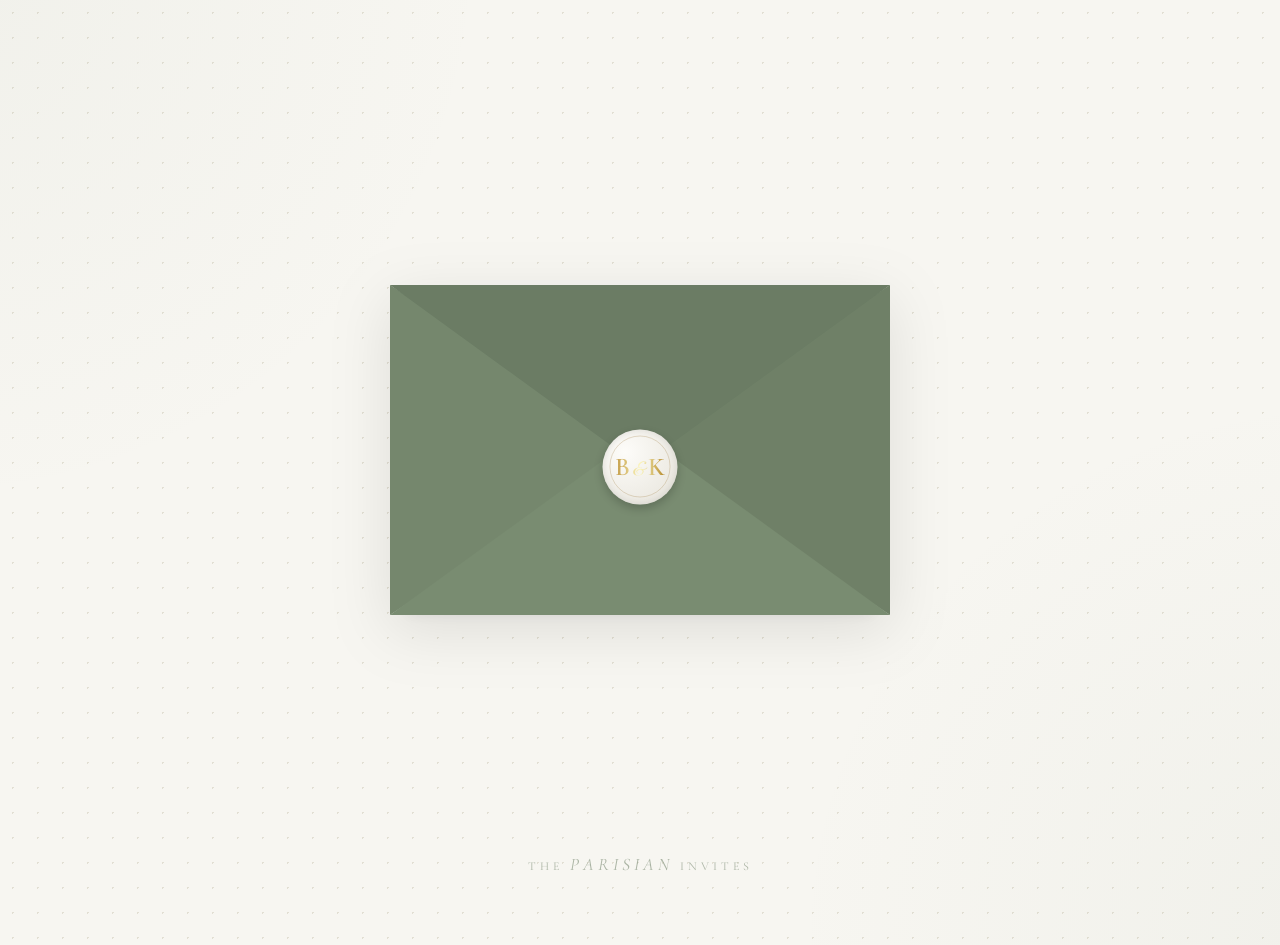
<file: index.html>
<!DOCTYPE html>
<html lang="en">

<head>
    <meta charset="UTF-8">
    <meta name="viewport" content="width=device-width, initial-scale=1.0, maximum-scale=1.0, user-scalable=no">
    <title>Bryan & Kristine Wedding</title>
    <!-- Import Elegant Fonts -->
    <link rel="preconnect" href="https://fonts.googleapis.com">
    <link rel="preconnect" href="https://fonts.gstatic.com" crossorigin>
    <link
        href="https://fonts.googleapis.com/css2?family=Cormorant+Garamond:ital,wght@0,400;0,600;1,400&family=Great+Vibes&display=swap"
        rel="stylesheet">
    <link rel="stylesheet" href="style.css">
</head>

<body>

    <!-- Soft, floating background art -->
    <div class="floral-bg left"></div>
    <div class="floral-bg right"></div>

    <!-- Main Interactive Envelope -->
    <div class="envelope-wrapper" id="envelope">

        <!-- The top flap that opens -->
        <div class="flap top-flap"></div>

        <!-- The Invitation Card -->
        <div class="card">

            <!-- Artistic Corner Flourishes (SVG) -->
            <svg class="corner-flourish top-left" viewBox="0 0 100 100">
                <path d="M0,0 Q50,0 100,50 Q50,10 0,100 Z" fill="#97a690" opacity="0.15" />
                <path d="M0,0 Q30,0 60,30 Q30,5 0,60 Z" fill="#a88c56" opacity="0.2" />
            </svg>
            <svg class="corner-flourish bottom-right" viewBox="0 0 100 100">
                <path d="M100,100 Q50,100 0,50 Q50,90 100,0 Z" fill="#97a690" opacity="0.15" />
                <path d="M100,100 Q70,100 40,70 Q70,95 100,40 Z" fill="#a88c56" opacity="0.2" />
            </svg>

            <div class="card-content">
                <h1 class="script gold-foil">You are invited!</h1>
                <h2 class="serif gold-foil names">Bryan & Kristine</h2>

                <div class="divider">
                    <svg width="80" height="15" viewBox="0 0 80 15" fill="none">
                        <path d="M0 7.5H30M50 7.5H80M40 0L47.5 7.5L40 15L32.5 7.5L40 0Z" fill="#a88c56" />
                    </svg>
                </div>

                <div class="details serif">
                    <p>Thursday, January 7, 2027</p>
                    <p>Subic, Zambales</p>
                </div>

                <!-- Notice we link this directly to the details page -->
                <a href="details.html" class="rsvp-btn serif">VIEW DETAILS & RSVP</a>
            </div>
        </div>

        <!-- The bottom and side flaps of the envelope -->
        <div class="flap left-flap"></div>
        <div class="flap right-flap"></div>
        <div class="flap bottom-flap"></div>

        <!-- The Wax Seal -->
        <div class="wax-seal" id="seal">
            <div class="seal-ring"></div>
            <span class="serif gold-foil seal-text">B<span class="script"
                    style="font-size: 1.2rem; margin:0 2px;">&</span>K</span>
        </div>

    </div>

    <!-- Elegant Watermark -->
    <div class="watermark serif">
        THE <span>PARISIAN</span> INVITES
    </div>

    <script>
        // Simple script to toggle the envelope open state
        const envelope = document.getElementById('envelope');

        envelope.addEventListener('click', () => {
            envelope.classList.add('open');
        });
    </script>
</body>

</html>
</file>
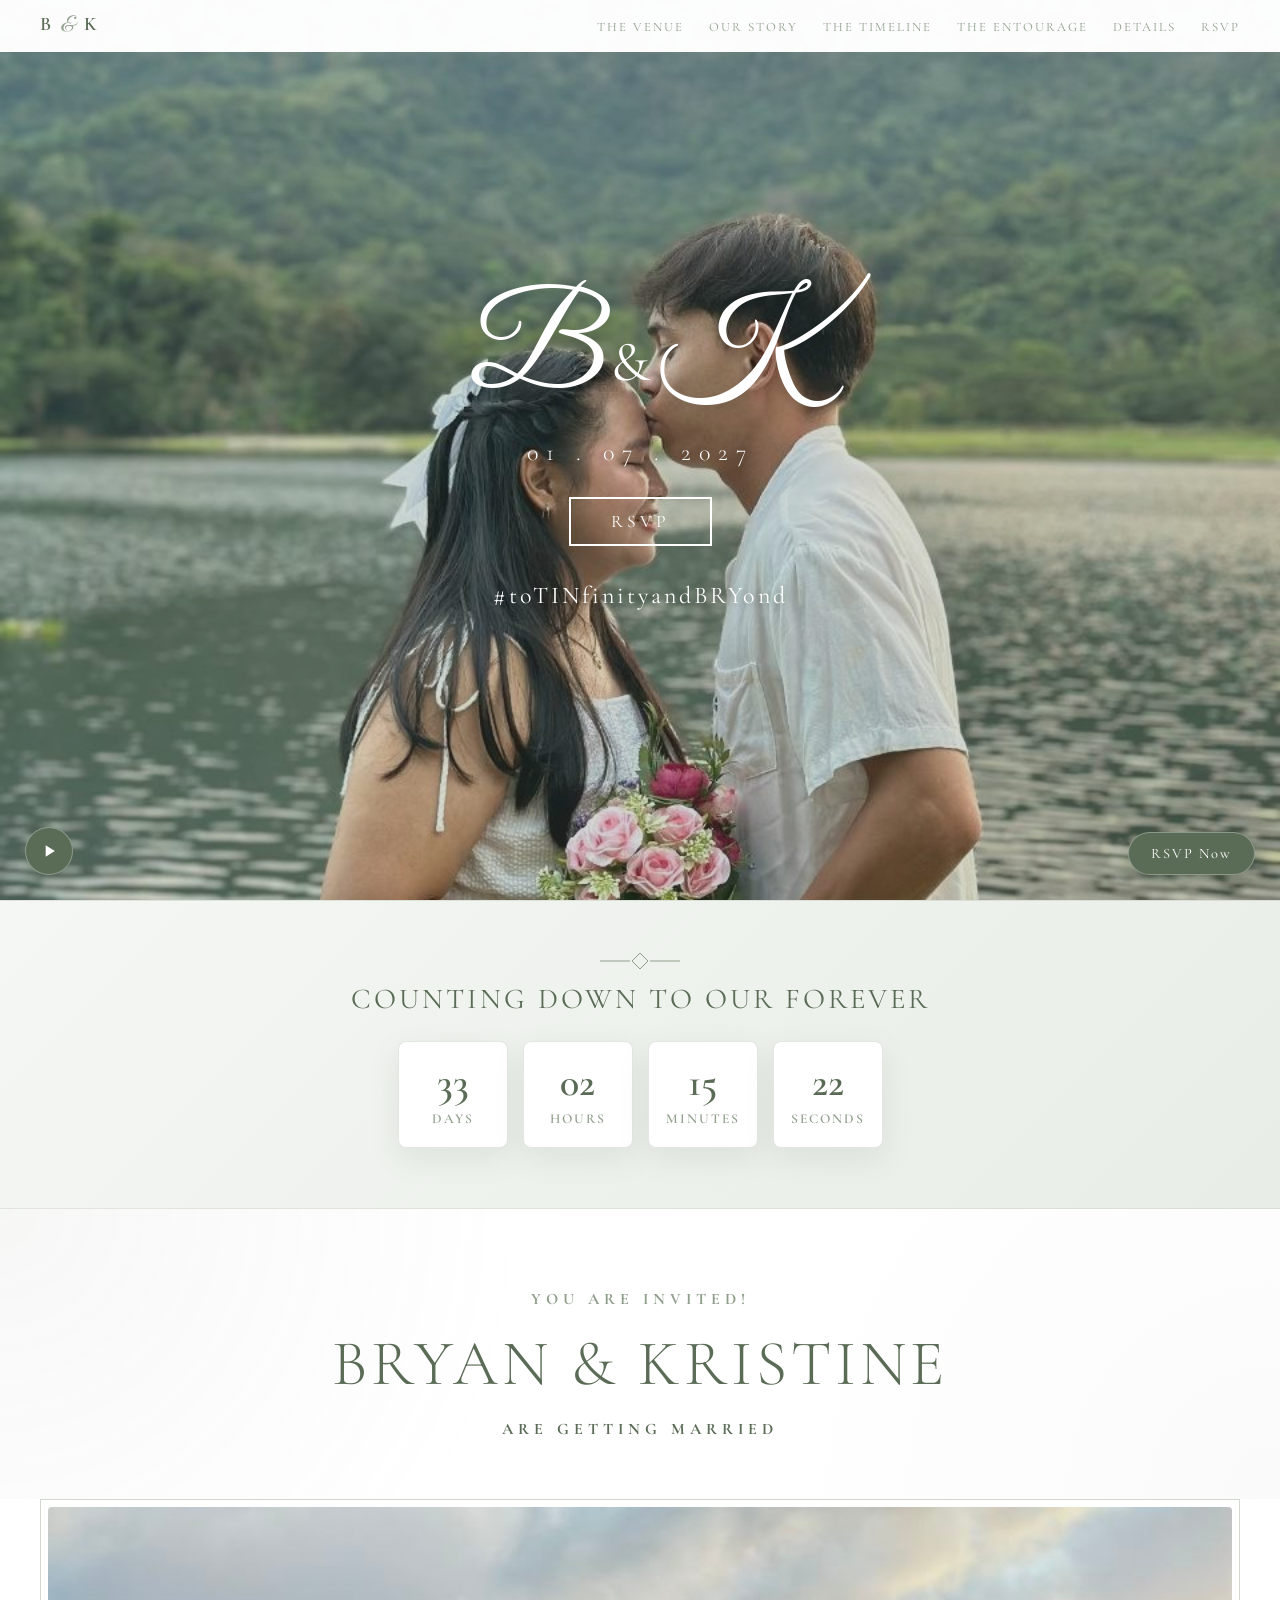
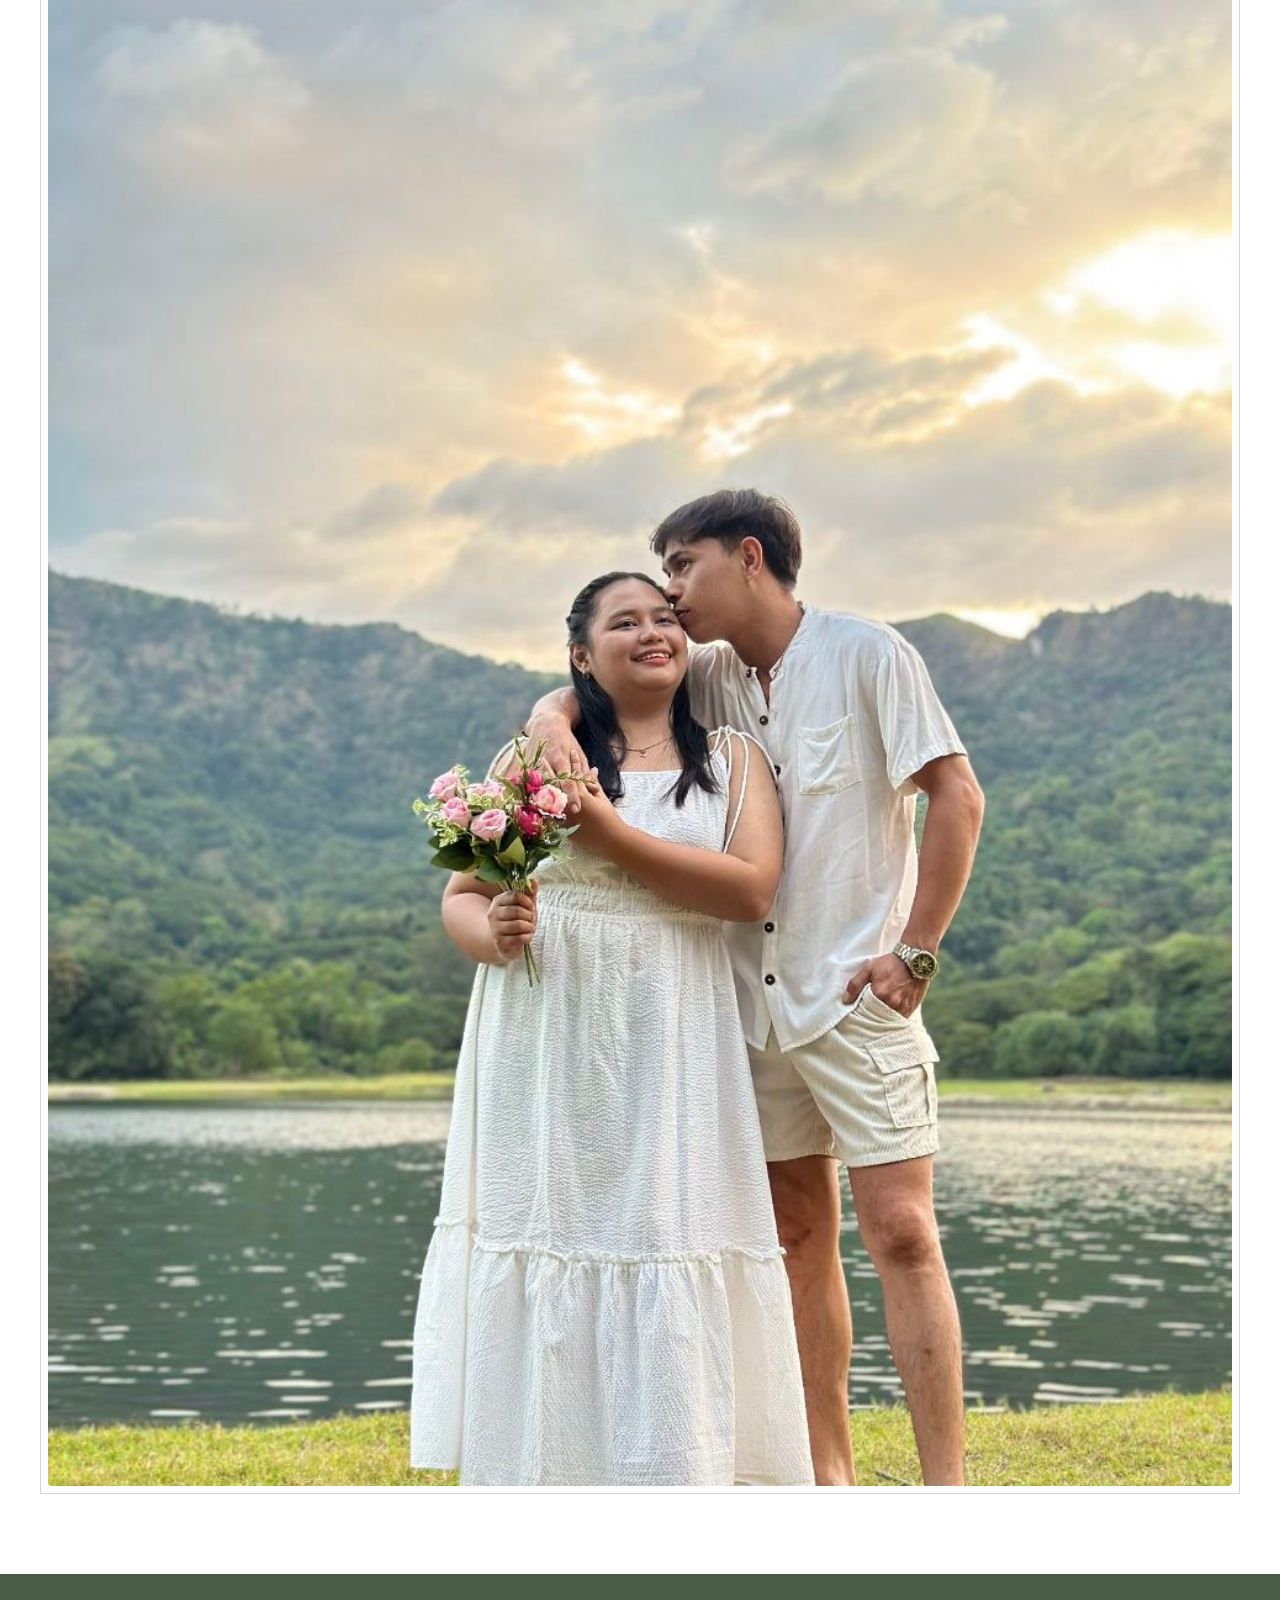
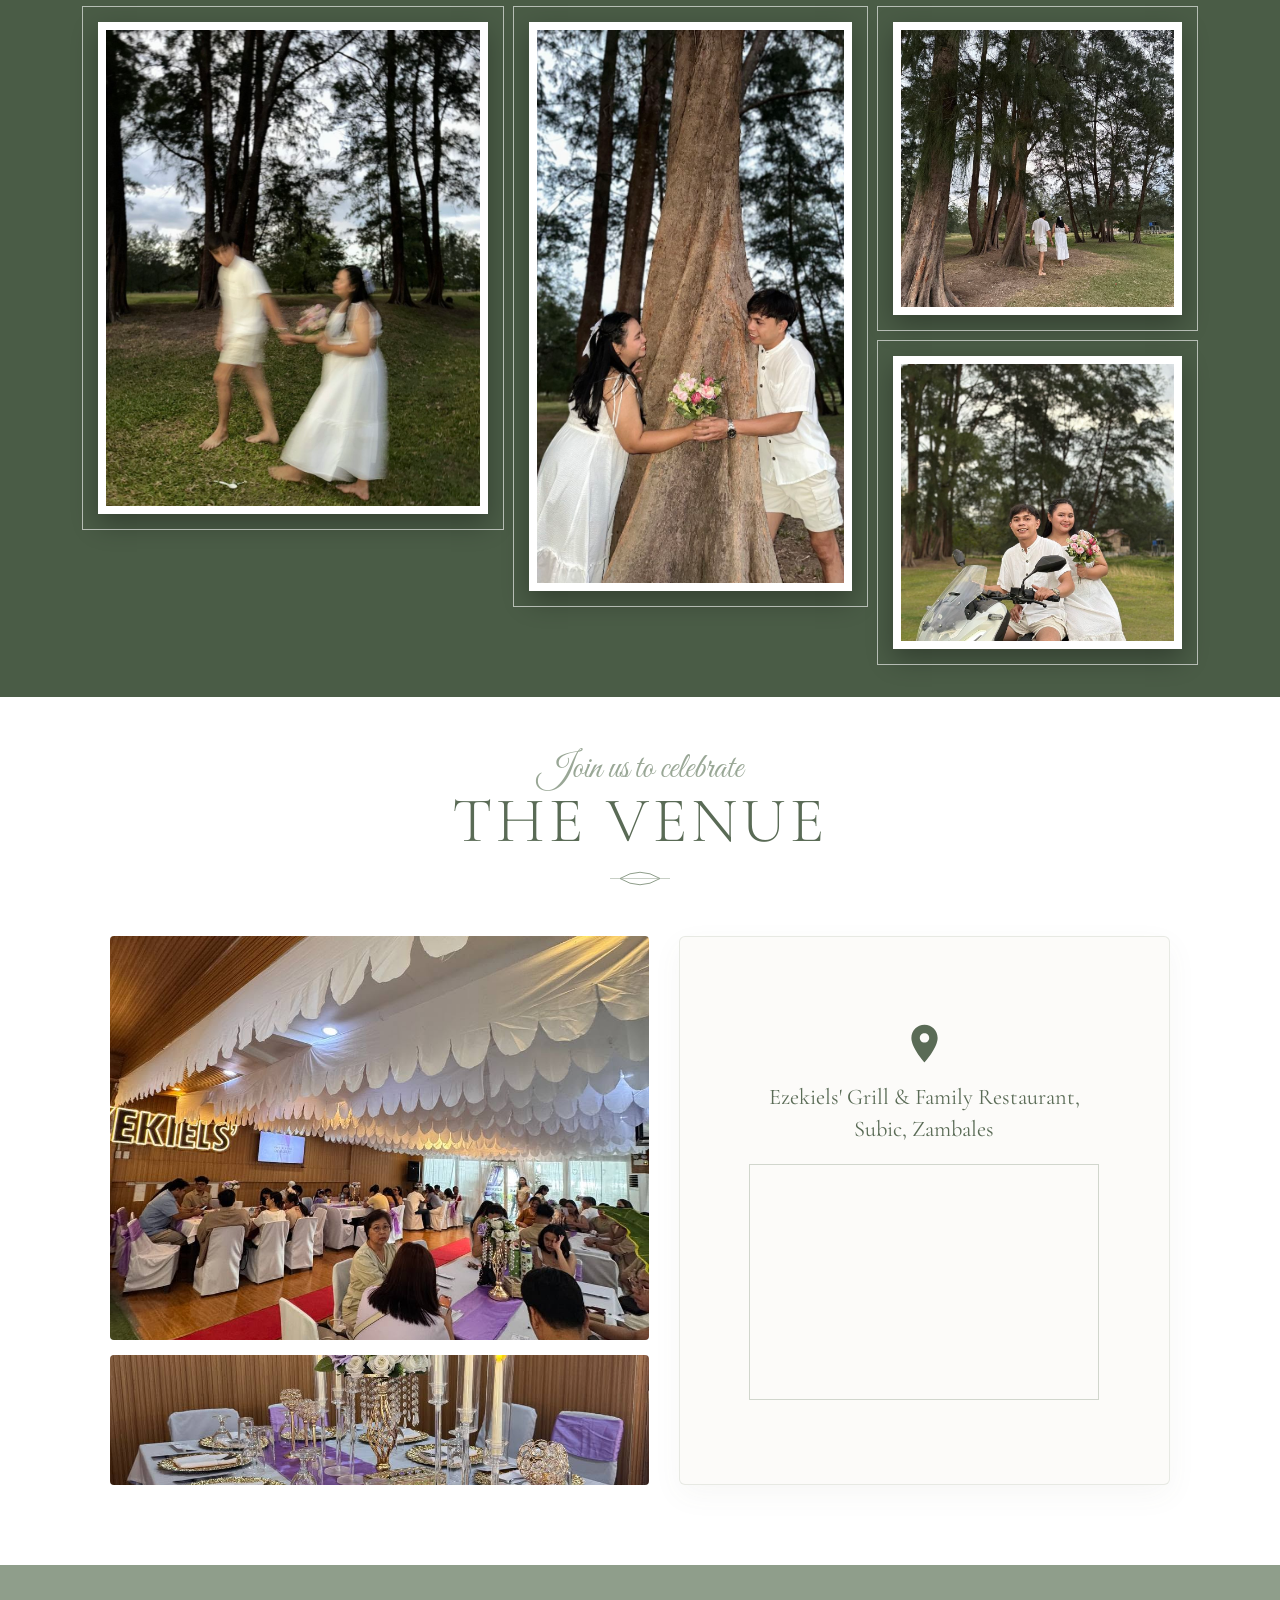
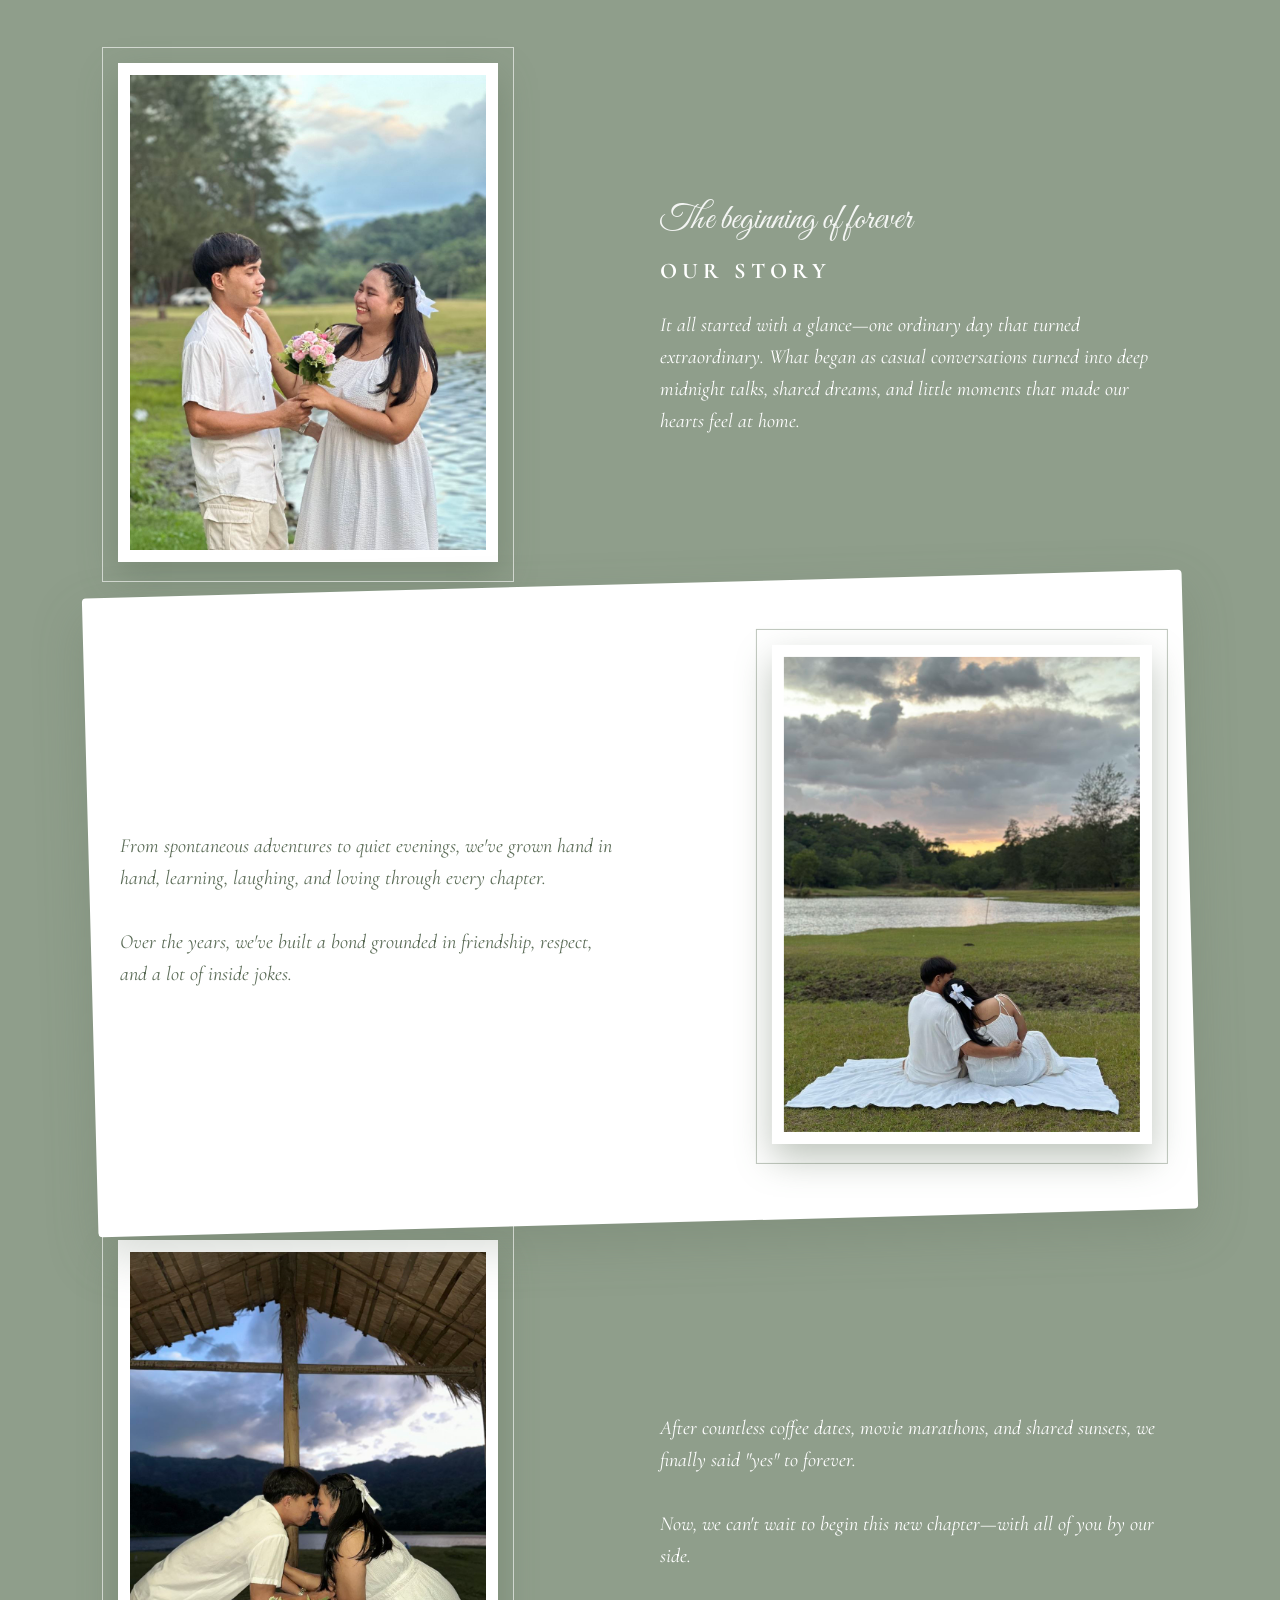
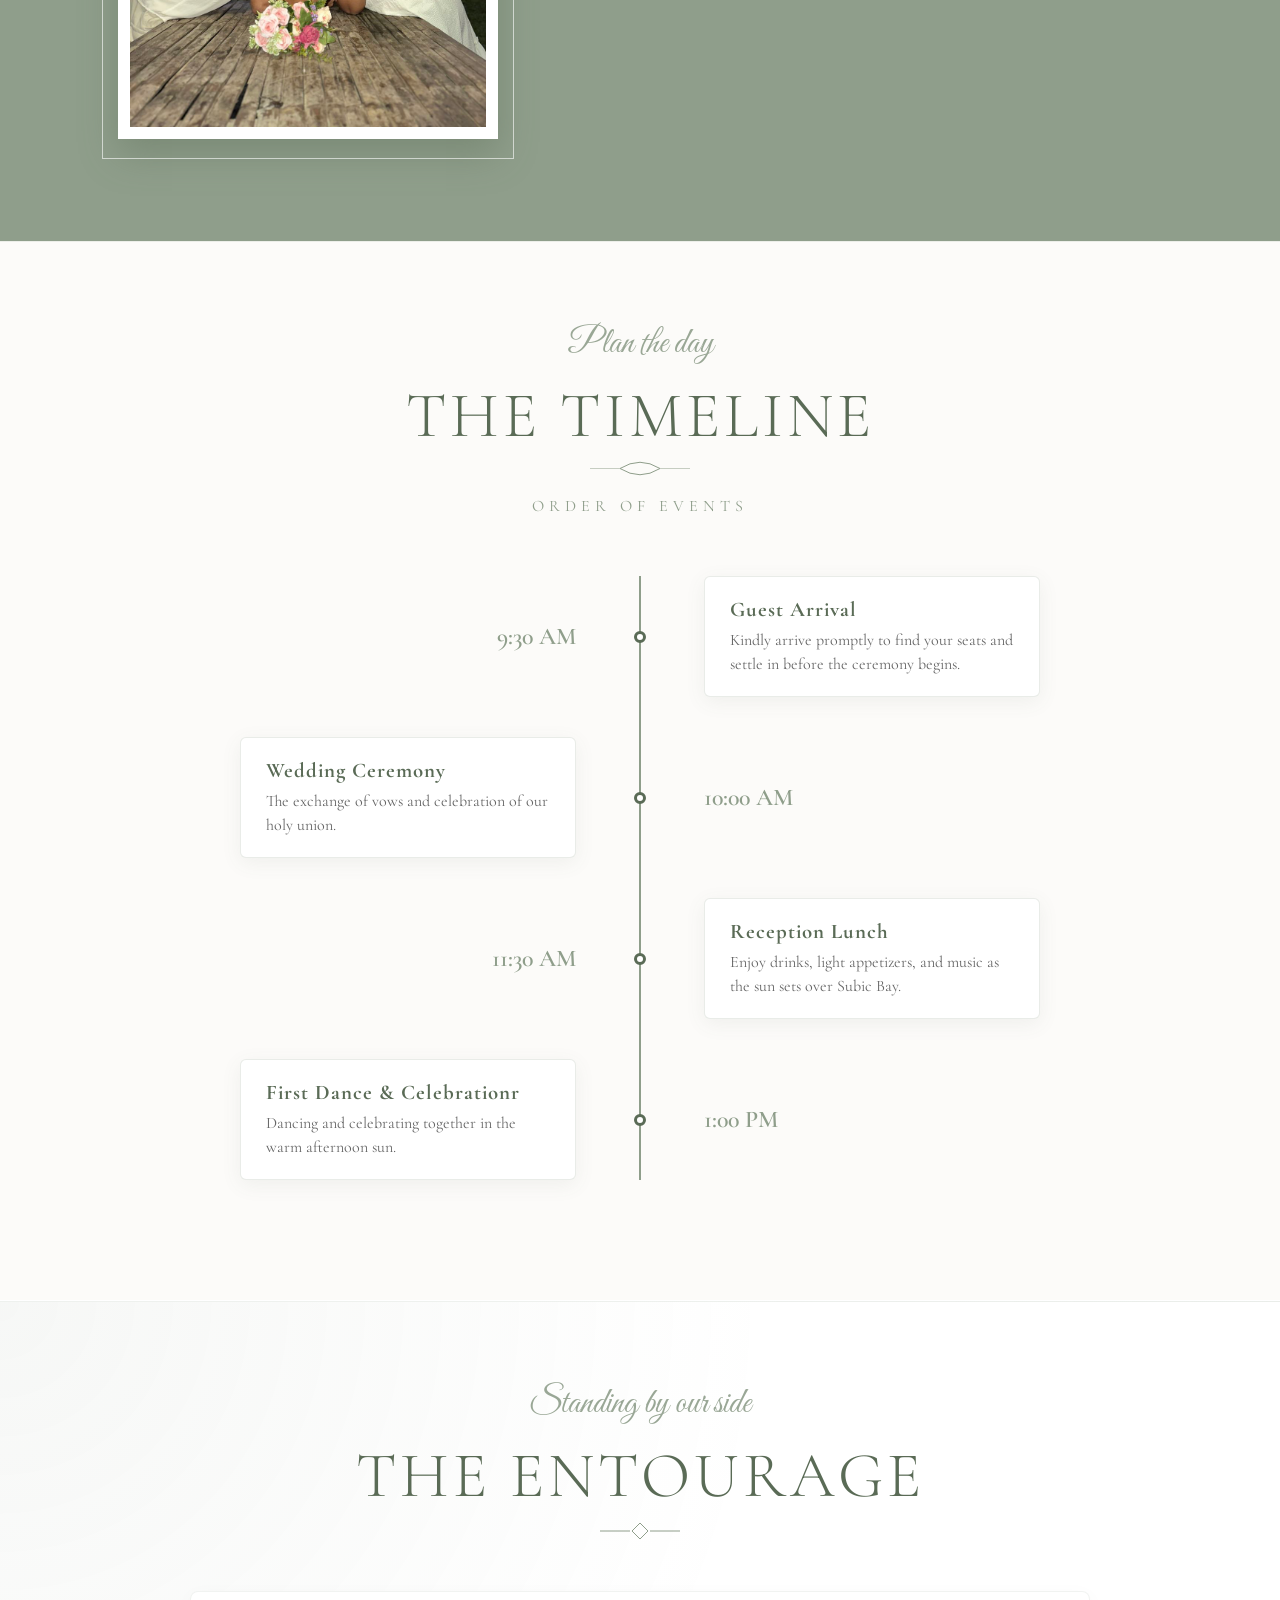
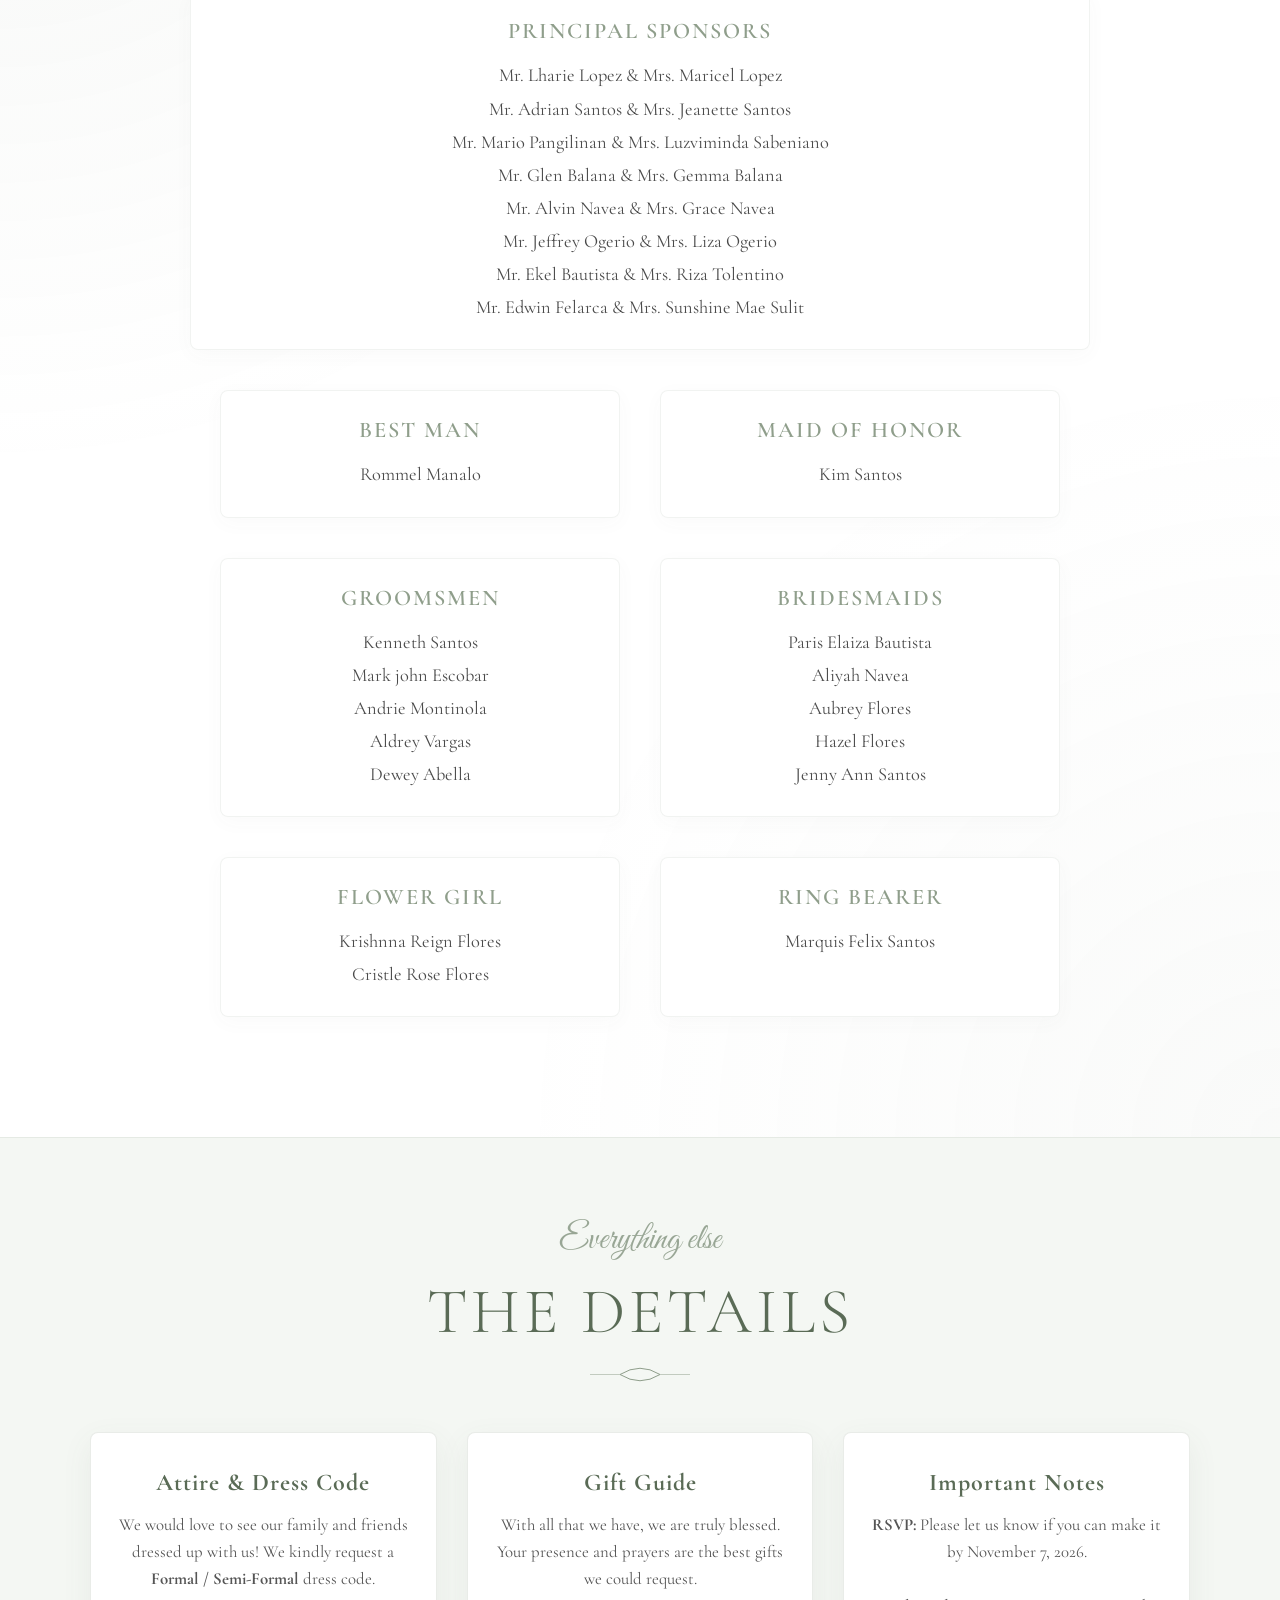
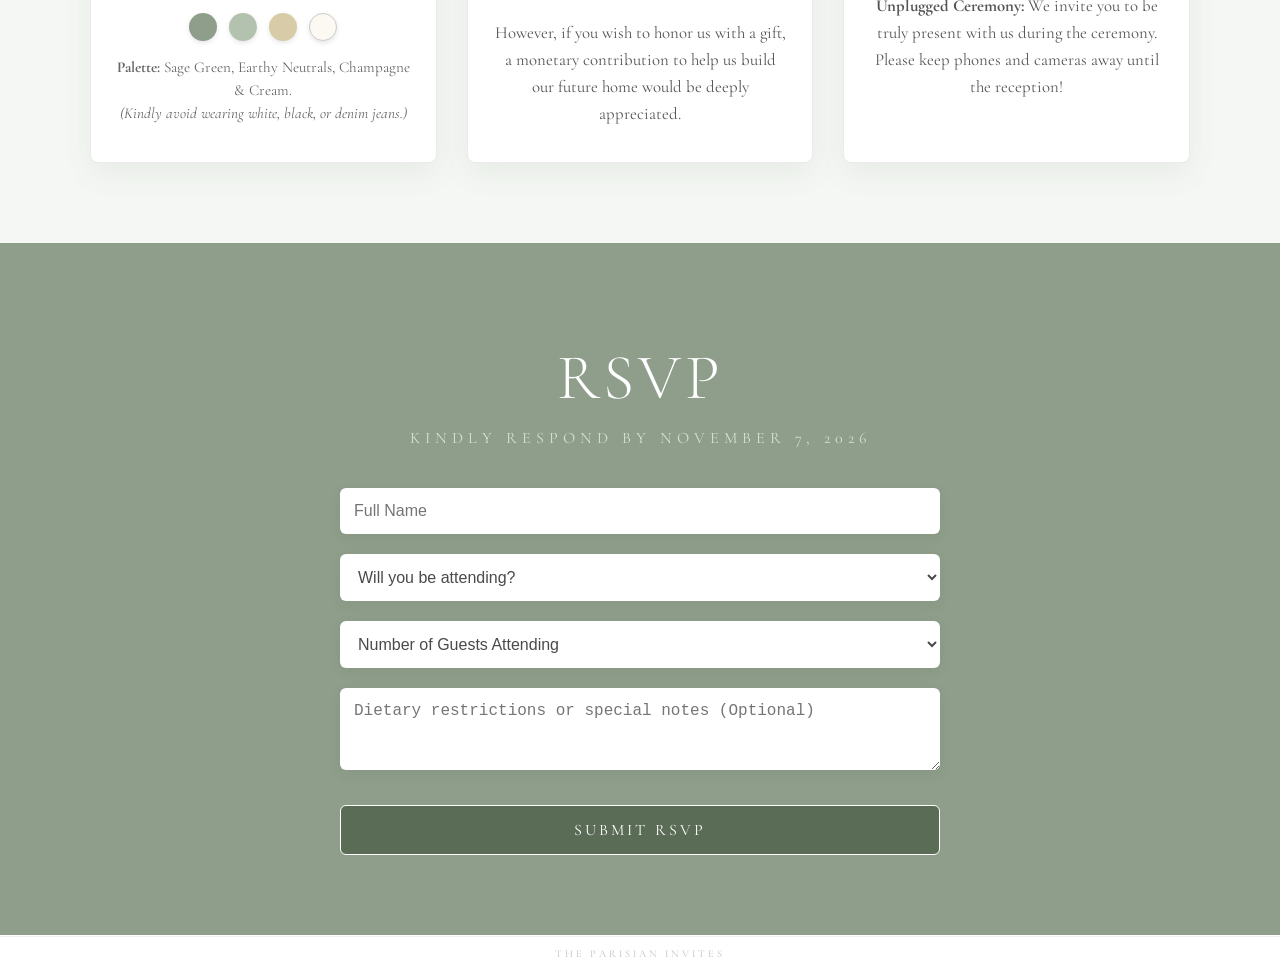
<file: details.html>
<!DOCTYPE html>
<html lang="en">

<head>
    <meta charset="UTF-8">
    <meta name="viewport" content="width=device-width, initial-scale=1.0">
    <title>Bryan & Kristine - Wedding Details</title>
    <link rel="preconnect" href="https://fonts.googleapis.com">
    <link rel="preconnect" href="https://fonts.gstatic.com" crossorigin>
    <link
        href="https://fonts.googleapis.com/css2?family=Cormorant+Garamond:ital,wght@0,300;0,400;0,600;1,400&family=Great+Vibes&display=swap"
        rel="stylesheet">
    <link rel="stylesheet" href="details.css">
</head>

<body>

    <nav class="navbar">
        <a href="#home" class="nav-brand-link">
            <div class="nav-brand serif">
                B <span class="script">&</span> K
            </div>
        </a>

        <button class="nav-toggle" id="navToggle" aria-label="Toggle navigation">
            <span class="hamburger-line"></span>
            <span class="hamburger-line"></span>
            <span class="hamburger-line"></span>
        </button>

        <ul class="nav-links serif" id="navLinks">
            <li><a href="#venue" class="nav-link">THE VENUE</a></li>
            <li><a href="#story" class="nav-link">OUR STORY</a></li>
            <li><a href="#timeline" class="nav-link">THE TIMELINE</a></li>
            <li><a href="#entourage" class="nav-link">THE ENTOURAGE</a></li>
            <li><a href="#details" class="nav-link">DETAILS</a></li>
            <li><a href="#rsvp" class="nav-link">RSVP</a></li>
        </ul>
    </nav>

    <header class="hero" id="home">
        <div class="hero-overlay"></div>
        <div class="hero-content">
            <div class="monogram script">B <span class="serif">&</span> K</div>
            <div class="hero-date serif">01 . 07 . 2027</div>
            <a href="#rsvp" class="hero-btn serif">RSVP</a>
            <div class="hero-hashtag serif">#toTINfinityandBRYond</div>
        </div>
    </header>

    <section class="countdown-section fade-in">
        <div class="countdown-wrapper">
            <div class="floral-art">
                <svg width="80" height="20" viewBox="0 0 80 20" fill="none" xmlns="http://www.w3.org/2000/svg">
                    <path d="M0 10H30M50 10H80M40 2L48 10L40 18L32 10L40 2Z" stroke="#8F9E8B" stroke-width="1" />
                </svg>
            </div>
            <h3 class="serif countdown-title">Counting Down To Our Forever</h3>
            <div class="countdown-grid serif">
                <div class="countdown-box">
                    <span id="days" class="countdown-number">00</span>
                    <span class="countdown-label">Days</span>
                </div>
                <div class="countdown-box">
                    <span id="hours" class="countdown-number">00</span>
                    <span class="countdown-label">Hours</span>
                </div>
                <div class="countdown-box">
                    <span id="minutes" class="countdown-number">00</span>
                    <span class="countdown-label">Minutes</span>
                </div>
                <div class="countdown-box">
                    <span id="seconds" class="countdown-number">00</span>
                    <span class="countdown-label">Seconds</span>
                </div>
            </div>
        </div>
    </section>

    <section class="invite-section fade-in watercolor-bg">
        <h3 class="serif sage-accent tracking-wide">YOU ARE INVITED!</h3>
        <h1 class="serif title-names">BRYAN & KRISTINE</h1>
        <h3 class="serif dark-sage tracking-wide">ARE GETTING MARRIED</h3>
    </section>

    <section class="media-section fade-in">
        <div class="media-container art-frame">
            <img src="photo/2.jpg" alt="Wedding Venue" class="feature-image">
            <p class="watermark-text serif"></p>
        </div>
    </section>

    <section class="venue-section fade-in" id="venue">
        <div class="venue-collage-bg">
            <div class="venue-collage">
                <div class="collage-col">
                    <div class="art-frame-white"><img src="photo/3.jpg" alt="Couple on balcony"
                            class="collage-img-left"></div>
                </div>
                <div class="collage-col">
                    <div class="art-frame-white"><img src="photo/4.jpg" alt="Couple close up"
                            class="collage-img-center"></div>
                </div>
                <div class="collage-col collage-stack">
                    <div class="art-frame-white"><img src="photo/5.jpg" alt="Bride details" class="collage-img-right">
                    </div>
                    <div class="art-frame-white"><img src="photo/6.jpg" alt="Groom details" class="collage-img-right">
                    </div>
                </div>
            </div>
        </div>

        <div class="venue-title-container">
            <p class="script accent-subtitle">Join us to celebrate</p>
            <h1 class="serif title-names sage-accent" style="margin: 0;">THE VENUE</h1>
            <div class="floral-art" style="margin-top: 15px;">
                <svg width="60" height="15" viewBox="0 0 60 15" fill="none" xmlns="http://www.w3.org/2000/svg">
                    <path d="M10 7.5Q30 -5 50 7.5Q30 20 10 7.5Z" stroke="#8F9E8B" stroke-width="1" />
                    <line x1="0" y1="7.5" x2="60" y2="7.5" stroke="#8F9E8B" stroke-width="0.5" />
                </svg>
            </div>
        </div>

        <div class="venue-info-grid">
            <div class="venue-photos">
                <img src="photo/in1.jpg" alt="Main Venue" class="main-venue-img">
                <img src="photo/in2.jpg" alt="Reception Detail" class="sub-venue-img">
            </div>

            <div class="venue-details">
                <svg class="map-pin" width="45" height="45" viewBox="0 0 24 24" fill="#5a6b56"
                    xmlns="http://www.w3.org/2000/svg">
                    <path
                        d="M12 2C8.13 2 5 5.13 5 9c0 5.25 7 13 7 13s7-7.75 7-13c0-3.87-3.13-7-7-7zm0 9.5c-1.38 0-2.5-1.12-2.5-2.5s1.12-2.5 2.5-2.5 2.5 1.12 2.5 2.5-1.12 2.5-2.5 2.5z" />
                </svg>

                <h3 class="serif dark-sage venue-name">Ezekiels' Grill & Family Restaurant,<br>Subic, Zambales</h3>

                <div class="map-snippet art-frame">
                    <iframe
                        src="https://www.google.com/maps/embed?pb=!1m18!1m12!1m3!1d3730.701900242565!2d120.23241527489895!3d14.86839927046452!2m3!1f0!2f0!3f0!3m2!1i1024!2i768!4f13.1!3m3!1m2!1s0x33967700407e59cd%3A0xf19777a7570f07f1!2sEzekiels'%20Grill%20%26%20Family%20Restaurant!5e1!3m2!1sen!2sph!4v1789527253771!5m2!1sen!2sph"
                        width="100%" height="220" style="border:0;" allowfullscreen="" loading="lazy"
                        referrerpolicy="strict-origin-when-cross-origin"></iframe>
                </div>
            </div>
        </div>
    </section>

    <section class="story-section fade-in" id="story">
        <div class="story-block top-block">
            <div class="story-img-wrapper left-img">
                <div class="art-frame-white"><img src="photo/01.jpg" alt="Couple smiling"></div>
            </div>
            <div class="story-text serif text-light">
                <p class="script accent-subtitle text-light" style="font-size: 2.2rem; margin-bottom: 5px;">The
                    beginning of forever</p>
                <h2 class="story-heading tracking-wide">OUR STORY</h2>
                <p><i>It all started with a glance—one ordinary day that turned extraordinary. What began as casual
                        conversations turned into deep midnight talks, shared dreams, and little moments that made our
                        hearts feel at home.</i></p>
            </div>
        </div>

        <div class="story-block middle-block paper-bg">
            <div class="story-text serif text-dark">
                <p><i>From spontaneous adventures to quiet evenings, we've grown hand in hand, learning, laughing, and
                        loving through every chapter.</i></p>
                <br>
                <p><i>Over the years, we've built a bond grounded in friendship, respect, and a lot of inside jokes.</i>
                </p>
            </div>
            <div class="story-img-wrapper right-img">
                <div class="art-frame-sage"><img src="photo/02.jpg" alt="Couple laughing"></div>
            </div>
        </div>

        <div class="story-block bottom-block">
            <div class="story-img-wrapper left-img">
                <div class="art-frame-white"><img src="photo/03.jpg" alt="Hands with engagement ring"></div>
            </div>
            <div class="story-text serif text-light">
                <p><i>After countless coffee dates, movie marathons, and shared sunsets, we finally said "yes" to
                        forever.</i></p>
                <br>
                <p><i>Now, we can't wait to begin this new chapter—with all of you by our side.</i></p>
            </div>
        </div>
    </section>

    <section class="timeline-section fade-in" id="timeline">
        <div class="timeline-container">
            <p class="script accent-subtitle dark-sage text-center">Plan the day</p>
            <h2 class="serif title-names dark-sage" style="text-align: center; margin-bottom: 10px;">THE TIMELINE</h2>
            <div class="floral-art text-center" style="margin-bottom: 20px;">
                <svg width="100" height="15" viewBox="0 0 100 15" fill="none" xmlns="http://www.w3.org/2000/svg">
                    <path d="M30 7.5Q50 -5 70 7.5Q50 20 30 7.5Z" stroke="#8F9E8B" stroke-width="1" />
                    <line x1="0" y1="7.5" x2="30" y2="7.5" stroke="#8F9E8B" stroke-width="0.5" />
                    <line x1="70" y1="7.5" x2="100" y2="7.5" stroke="#8F9E8B" stroke-width="0.5" />
                </svg>
            </div>
            <p class="serif tracking-wide sage-accent" style="text-align: center; margin-bottom: 60px;">ORDER OF EVENTS
            </p>

            <div class="timeline-items">
                <div class="timeline-item">
                    <div class="timeline-time serif">9:30 AM</div>
                    <div class="timeline-dot"></div>
                    <div class="timeline-content">
                        <h3 class="serif dark-sage">Guest Arrival</h3>
                        <p class="serif">Kindly arrive promptly to find your seats and settle in before the ceremony
                            begins.</p>
                    </div>
                </div>

                <div class="timeline-item">
                    <div class="timeline-time serif">10:00 AM</div>
                    <div class="timeline-dot"></div>
                    <div class="timeline-content">
                        <h3 class="serif dark-sage">Wedding Ceremony</h3>
                        <p class="serif">The exchange of vows and celebration of our holy union.</p>
                    </div>
                </div>

                <div class="timeline-item">
                    <div class="timeline-time serif">11:30 AM</div>
                    <div class="timeline-dot"></div>
                    <div class="timeline-content">
                        <h3 class="serif dark-sage">Reception Lunch</h3>
                        <p class="serif">Enjoy drinks, light appetizers, and music as the sun sets over Subic Bay.</p>
                    </div>
                </div>

                <div class="timeline-item">
                    <div class="timeline-time serif">1:00 PM</div>
                    <div class="timeline-dot"></div>
                    <div class="timeline-content">
                        <h3 class="serif dark-sage">First Dance & Celebrationr</h3>
                        <p class="serif">Dancing and celebrating together in the warm afternoon sun.
                        </p>
                    </div>
                </div>
            </div>
        </div>
    </section>

    <section class="entourage-section fade-in watercolor-bg" id="entourage">
        <div class="entourage-container">
            <p class="script accent-subtitle dark-sage text-center">Standing by our side</p>
            <h2 class="serif title-names dark-sage" style="text-align: center; margin-bottom: 10px;">THE ENTOURAGE</h2>
            <div class="floral-art text-center" style="margin-bottom: 50px;">
                <svg width="80" height="20" viewBox="0 0 80 20" fill="none" xmlns="http://www.w3.org/2000/svg">
                    <path d="M0 10H30M50 10H80M40 2L48 10L40 18L32 10L40 2Z" stroke="#8F9E8B" stroke-width="1" />
                </svg>
            </div>

            <div class="entourage-group">
                <h3 class="serif entourage-category">Principal Sponsors</h3>
                <div class="entourage-names serif">
                    <p>Mr. Lharie Lopez & Mrs. Maricel Lopez</p>
                    <p>Mr. Adrian Santos & Mrs. Jeanette Santos</p>
                    <p>Mr. Mario Pangilinan & Mrs. Luzviminda Sabeniano</p>
                    <p>Mr. Glen Balana & Mrs. Gemma Balana</p>
                    <p>Mr. Alvin Navea & Mrs. Grace Navea</p>
                    <p>Mr. Jeffrey Ogerio & Mrs. Liza Ogerio</p>
                    <p>Mr. Ekel Bautista & Mrs. Riza Tolentino</p>
                    <p>Mr. Edwin Felarca & Mrs. Sunshine Mae Sulit</p>
                </div>
            </div>

            <div class="entourage-row">
                <div class="entourage-group half">
                    <h3 class="serif entourage-category">Best Man</h3>
                    <p class="serif entourage-names">Rommel Manalo</p>
                </div>
                <div class="entourage-group half">
                    <h3 class="serif entourage-category">Maid of Honor</h3>
                    <p class="serif entourage-names">Kim Santos</p>
                </div>
            </div>

            <div class="entourage-row">
                <div class="entourage-group half">
                    <h3 class="serif entourage-category">Groomsmen</h3>
                    <div class="entourage-names serif">
                        <p>Kenneth Santos</p>
                        <p>Mark john Escobar</p>
                        <p>Andrie Montinola</p>
                        <p>Aldrey Vargas</p>
                        <p>Dewey Abella</p>
                    </div>
                </div>
                <div class="entourage-group half">
                    <h3 class="serif entourage-category">Bridesmaids</h3>
                    <div class="entourage-names serif">
                        <p>Paris Elaiza Bautista</p>
                        <p>Aliyah Navea</p>
                        <p>Aubrey Flores</p>
                        <p>Hazel Flores</p>
                        <p>Jenny Ann Santos</p>
                    </div>
                </div>
            </div>

            <div class="entourage-row">
                <div class="entourage-group half">
                    <h3 class="serif entourage-category">Flower Girl</h3>
                    <p class="serif entourage-names">Krishnna Reign Flores</p>
                    <p class="serif entourage-names">Cristle Rose Flores</p>
                </div>
                <div class="entourage-group half">
                    <h3 class="serif entourage-category">Ring Bearer</h3>
                    <p class="serif entourage-names">Marquis Felix Santos</p>
                </div>
            </div>

        </div>
    </section>

    <section class="details-section fade-in" id="details">
        <div class="details-container">
            <p class="script accent-subtitle dark-sage text-center">Everything else</p>
            <h2 class="serif title-names dark-sage" style="text-align: center; margin-bottom: 20px;">THE DETAILS</h2>
            <div class="floral-art text-center" style="margin-bottom: 50px;">
                <svg width="100" height="15" viewBox="0 0 100 15" fill="none" xmlns="http://www.w3.org/2000/svg">
                    <path d="M30 7.5Q50 -5 70 7.5Q50 20 30 7.5Z" stroke="#8F9E8B" stroke-width="1" />
                    <line x1="0" y1="7.5" x2="30" y2="7.5" stroke="#8F9E8B" stroke-width="0.5" />
                    <line x1="70" y1="7.5" x2="100" y2="7.5" stroke="#8F9E8B" stroke-width="0.5" />
                </svg>
            </div>

            <div class="details-grid">
                <div class="details-card">
                    <h3 class="serif dark-sage details-card-title">Attire & Dress Code</h3>
                    <p class="serif details-text">
                        We would love to see our family and friends dressed up with us! We kindly request a
                        <strong>Formal / Semi-Formal</strong> dress code.
                    </p>
                    <div class="color-palette">
                        <span class="color-swatch" style="background-color: #8F9E8B;" title="Sage Green"></span>
                        <span class="color-swatch" style="background-color: #b3c2ae;" title="Light Sage"></span>
                        <span class="color-swatch" style="background-color: #d8cba7;" title="Champagne"></span>
                        <span class="color-swatch" style="background-color: #fcf9f2; border: 1px solid #ccc;"
                            title="Cream"></span>
                    </div>
                    <p class="serif details-palette-note">
                        <strong>Palette:</strong> Sage Green, Earthy Neutrals, Champagne & Cream.<br>
                        <em>(Kindly avoid wearing white, black, or denim jeans.)</em>
                    </p>
                </div>

                <div class="details-card">
                    <h3 class="serif dark-sage details-card-title">Gift Guide</h3>
                    <p class="serif details-text">
                        With all that we have, we are truly blessed. Your presence and prayers are the best gifts we
                        could request.<br><br>
                        However, if you wish to honor us with a gift, a monetary contribution to help us build our
                        future home would be deeply appreciated.
                    </p>
                </div>

                <div class="details-card">
                    <h3 class="serif dark-sage details-card-title">Important Notes</h3>
                    <p class="serif details-text">
                        <strong>RSVP:</strong> Please let us know if you can make it by November 7, 2026.<br><br>
                        <strong>Unplugged Ceremony:</strong> We invite you to be truly present with us during the
                        ceremony. Please keep phones and cameras away until the reception!
                    </p>
                </div>
            </div>
        </div>
    </section>

    <section class="rsvp-section fade-in" id="rsvp">
        <div class="rsvp-container">
            <h2 class="serif title-names text-light" style="text-align: center; margin-bottom: 15px;">RSVP</h2>
            <p class="serif tracking-wide" style="text-align: center; color: #d6e0d0; margin-bottom: 40px;">Kindly
                respond by November 7, 2026</p>

            <form class="rsvp-form serif" action="https://formspree.io/f/xoeqodel" method="POST">
                <div class="form-group">
                    <input type="text" name="name" placeholder="Full Name" required>
                </div>
                <div class="form-group">
                    <select name="attendance" required>
                        <option value="" disabled selected>Will you be attending?</option>
                        <option value="Joyfully Accepts">Joyfully Accepts</option>
                        <option value="Regretfully Declines">Regretfully Declines</option>
                    </select>
                </div>
                <div class="form-group">
                    <select name="guest_count">
                        <option value="" disabled selected>Number of Guests Attending</option>
                        <option value="1">1 Guest</option>
                        <option value="2">2 Guests</option>
                    </select>
                </div>
                <div class="form-group">
                    <textarea name="notes" rows="3"
                        placeholder="Dietary restrictions or special notes (Optional)"></textarea>
                </div>
                <button type="submit" class="rsvp-submit-btn serif">SUBMIT RSVP</button>
            </form>
        </div>
    </section>

    <footer class="footer serif">
        <div class="watermark">THE PARISIAN INVITES</div>
    </footer>

    <audio id="bg-music" loop autoplay>
        <source src="music/song.mp3" type="audio/mpeg">
        Your browser does not support the audio element.
    </audio>

    <button id="music-toggle" class="floating-music-btn" aria-label="Toggle Music">
        <svg id="music-icon-play" viewBox="0 0 24 24">
            <path d="M8 5v14l11-7z" />
        </svg>
        <svg id="music-icon-pause" viewBox="0 0 24 24" style="display: none;">
            <path d="M6 19h4V5H6v14zm8-14v14h4V5h-4z" />
        </svg>
    </button>

    <a href="#rsvp" class="floating-rsvp-btn serif">RSVP Now</a>

    <script>
        const weddingDate = new Date("Jan 7, 2027 00:00:00").getTime();

        const countdown = setInterval(function () {
            const now = new Date().getTime();
            const distance = weddingDate - now;

            const days = Math.floor(distance / (1000 * 60 * 60 * 24));
            const hours = Math.floor((distance % (1000 * 60 * 60 * 24)) / (1000 * 60 * 60));
            const minutes = Math.floor((distance % (1000 * 60 * 60)) / (1000 * 60));
            const seconds = Math.floor((distance % (1000 * 60)) / 1000);

            document.getElementById("days").innerText = String(days).padStart(2, '0');
            document.getElementById("hours").innerText = String(hours).padStart(2, '0');
            document.getElementById("minutes").innerText = String(minutes).padStart(2, '0');
            document.getElementById("seconds").innerText = String(seconds).padStart(2, '0');

            if (distance < 0) {
                clearInterval(countdown);
                document.querySelector(".countdown-section").innerHTML = "<h2 class='serif sage-accent' style='font-size: 2.5rem;'>Today is the Wedding Day!</h2>";
            }
        }, 1000);

        const navToggle = document.getElementById('navToggle');
        const navLinks = document.getElementById('navLinks');

        navToggle.addEventListener('click', () => {
            navLinks.classList.toggle('active');
            navToggle.classList.toggle('open');
        });

        document.querySelectorAll('.nav-link').forEach(link => {
            link.addEventListener('click', () => {
                navLinks.classList.remove('active');
                navToggle.classList.remove('open');
            });
        });

        document.addEventListener("DOMContentLoaded", function () {
            const observerOptions = {
                root: null,
                rootMargin: '0px',
                threshold: 0.15
            };

            const observer = new IntersectionObserver((entries, observer) => {
                entries.forEach(entry => {
                    if (entry.isIntersecting) {
                        entry.target.classList.add('visible');
                        observer.unobserve(entry.target);
                    }
                });
            }, observerOptions);

            document.querySelectorAll('.fade-in').forEach(section => {
                observer.observe(section);
            });
        });

        const bgMusic = document.getElementById('bg-music');
        const musicToggle = document.getElementById('music-toggle');
        const iconPlay = document.getElementById('music-icon-play');
        const iconPause = document.getElementById('music-icon-pause');

        document.body.addEventListener('click', function () {
            if (bgMusic.paused && !bgMusic.classList.contains('user-paused')) {
                bgMusic.play().then(() => {
                    iconPlay.style.display = 'none';
                    iconPause.style.display = 'block';
                }).catch(() => { });
            }
        }, { once: true });

        musicToggle.addEventListener('click', (e) => {
            e.stopPropagation();
            if (bgMusic.paused) {
                bgMusic.play();
                bgMusic.classList.remove('user-paused');
                iconPlay.style.display = 'none';
                iconPause.style.display = 'block';
            } else {
                bgMusic.pause();
                bgMusic.classList.add('user-paused');
                iconPlay.style.display = 'block';
                iconPause.style.display = 'none';
            }
        });
    </script>
</body>

</html>
</file>
<file: style.css>
/* --- Base Theme & Reset --- */
:root {
    /* Fixed mobile variables: Taller envelope & card so nothing gets cut off! */
    --env-width: 340px;
    --env-height: 270px;
    /* Increased from 230px */
    --card-height: 255px;
    /* Increased from 210px */
    --card-slide-up: -160px;
    /* Increased from -130px to slide up higher */

    /* Elegant Color Palette */
    --sage-light: #8b9984;
    --sage-mid: #75876d;
    --sage-dark: #6b7c64;
    --sage-shadow: #5c6a56;
    --paper-white: #fbfaf3;
}

* {
    margin: 0;
    padding: 0;
    box-sizing: border-box;
}

body {
    background-color: #f7f6f1;
    background-image: radial-gradient(#e2dfd3 1px, transparent 1px);
    background-size: 25px 25px;
    height: 100vh;
    display: flex;
    justify-content: center;
    align-items: center;
    overflow: hidden;
    position: relative;
    /* Prevent mobile tap highlights */
    -webkit-tap-highlight-color: transparent;
}

/* --- Typography --- */
.script {
    font-family: 'Great Vibes', cursive;
    font-size: 2.2rem;
    /* Slightly scaled for perfect mobile fit */
    font-weight: normal;
}

.serif {
    font-family: 'Cormorant Garamond', serif;
}

/* Advanced Gold Foil Text Effect */
.gold-foil {
    background: linear-gradient(to right, #bf953f, #fcf6ba, #b38728, #fbf5b7, #aa771c);
    background-size: 200% auto;
    color: #a88c56;
    /* Fallback */
    -webkit-background-clip: text;
    -webkit-text-fill-color: transparent;
    background-clip: text;
    animation: shine 5s linear infinite;
}

@keyframes shine {
    to {
        background-position: 200% center;
    }
}

/* --- Floral Backgrounds --- */
.floral-bg {
    position: absolute;
    width: 50vw;
    height: 100vh;
    opacity: 0.4;
    pointer-events: none;
    z-index: 0;
    background-size: cover;
    background-repeat: no-repeat;
    animation: float 15s ease-in-out infinite alternate;
}

.floral-bg.left {
    left: -5%;
    top: -5%;
    background-image: radial-gradient(circle at 0% 0%, rgba(139, 153, 132, 0.15) 0%, transparent 50%);
}

.floral-bg.right {
    right: -5%;
    bottom: -5%;
    background-image: radial-gradient(circle at 100% 100%, rgba(139, 153, 132, 0.15) 0%, transparent 50%);
    animation-delay: -5s;
}

@keyframes float {
    0% {
        transform: translate(0, 0) scale(1);
    }

    100% {
        transform: translate(15px, 15px) scale(1.05);
    }
}

/* --- Envelope Container --- */
.envelope-wrapper {
    position: relative;
    width: var(--env-width);
    height: var(--env-height);
    cursor: pointer;
    z-index: 10;
    transition: transform 0.4s cubic-bezier(0.175, 0.885, 0.32, 1.275);
    filter: drop-shadow(0 15px 30px rgba(0, 0, 0, 0.1));
}

.envelope-wrapper:hover {
    transform: scale(1.03) translateY(-5px);
}

/* --- Envelope Flaps --- */
.flap {
    position: absolute;
    width: 100%;
    height: 100%;
    background-color: var(--sage-mid);
    background-image: url('https://www.transparenttextures.com/patterns/handmade-paper.png');
}

.left-flap {
    clip-path: polygon(0 0, 50% 50%, 0 100%);
    z-index: 4;
}

.right-flap {
    clip-path: polygon(100% 0, 100% 100%, 50% 50%);
    z-index: 4;
    background-color: #6f8067;
}

.bottom-flap {
    clip-path: polygon(0 100%, 50% 45%, 100% 100%);
    z-index: 5;
    background-color: #798c71;
    filter: drop-shadow(0 -5px 10px rgba(0, 0, 0, 0.15));
}

.top-flap {
    clip-path: polygon(0 0, 100% 0, 50% 55%);
    z-index: 7;
    transform-origin: top;
    transition: transform 0.6s cubic-bezier(0.4, 0, 0.2, 1), z-index 0s 0.3s;
    background-color: var(--sage-dark);
}

/* --- The Invitation Card --- */
.card {
    position: absolute;
    bottom: 5px;
    left: 15px;
    right: 15px;
    height: var(--card-height);
    background-color: var(--paper-white);
    background-image: url('https://www.transparenttextures.com/patterns/cream-paper.png');
    z-index: 3;
    border-radius: 4px;
    box-shadow: 0 4px 15px rgba(0, 0, 0, 0.08);
    display: flex;
    flex-direction: column;
    justify-content: center;
    align-items: center;
    text-align: center;
    overflow: hidden;
    transition: transform 0.8s cubic-bezier(0.175, 0.885, 0.32, 1.1) 0.4s;
}

/* Art flourishes inside the card */
.corner-flourish {
    position: absolute;
    width: 60px;
    height: 60px;
    pointer-events: none;
}

.corner-flourish.top-left {
    top: 0;
    left: 0;
}

.corner-flourish.bottom-right {
    bottom: 0;
    right: 0;
}

.card-content {
    padding: 15px;
    /* Reduced from 20px for mobile breathing room */
    position: relative;
    z-index: 2;
    display: flex;
    flex-direction: column;
    align-items: center;
    width: 100%;
}

.names {
    font-size: 1.6rem;
    letter-spacing: 2px;
    margin: 5px 0;
    text-transform: uppercase;
}

.divider {
    margin: 10px 0;
}

.details {
    color: #4a4a4a;
    font-size: 1rem;
    line-height: 1.4;
    margin-bottom: 18px;
    letter-spacing: 1px;
}

.rsvp-btn {
    background-color: var(--sage-mid);
    color: white;
    border: 1px solid #a88c56;
    padding: 10px 20px;
    border-radius: 4px;
    font-size: 0.85rem;
    letter-spacing: 3px;
    text-decoration: none;
    cursor: pointer;
    box-shadow: inset 0 0 0 1px rgba(255, 255, 255, 0.2), 0 4px 10px rgba(0, 0, 0, 0.1);
    transition: all 0.3s ease;
    /* Initially hidden/unclickable until envelope opens */
    opacity: 0;
    pointer-events: none;
    transform: translateY(10px);
}

.rsvp-btn:hover {
    background-color: var(--sage-shadow);
    transform: translateY(-2px) !important;
    box-shadow: inset 0 0 0 1px rgba(255, 255, 255, 0.2), 0 6px 15px rgba(0, 0, 0, 0.15);
}

/* --- The Wax Seal --- */
.wax-seal {
    position: absolute;
    top: 55%;
    left: 50%;
    transform: translate(-50%, -50%);
    width: 60px;
    height: 60px;
    background: radial-gradient(circle at 30% 30%, #fdfcf9, #e6e3da);
    border-radius: 50%;
    z-index: 8;
    box-shadow: 0 4px 10px rgba(0, 0, 0, 0.2), inset 0 0 8px rgba(0, 0, 0, 0.1);
    display: flex;
    justify-content: center;
    align-items: center;
    transition: all 0.5s cubic-bezier(0.4, 0, 0.2, 1);
    animation: pulse 2s infinite;
}

@keyframes pulse {
    0% {
        box-shadow: 0 4px 10px rgba(0, 0, 0, 0.2), 0 0 0 0 rgba(253, 252, 249, 0.6);
    }

    70% {
        box-shadow: 0 4px 10px rgba(0, 0, 0, 0.2), 0 0 0 15px rgba(253, 252, 249, 0);
    }

    100% {
        box-shadow: 0 4px 10px rgba(0, 0, 0, 0.2), 0 0 0 0 rgba(253, 252, 249, 0);
    }
}

.seal-ring {
    position: absolute;
    width: 82%;
    height: 82%;
    border-radius: 50%;
    border: 1.5px solid rgba(168, 140, 86, 0.3);
}

.seal-text {
    font-size: 1.3rem;
    font-weight: 600;
    letter-spacing: 1px;
}

/* --- Watermark --- */
.watermark {
    position: fixed;
    bottom: 25px;
    left: 50%;
    transform: translateX(-50%);
    color: #8b9984;
    letter-spacing: 4px;
    font-size: 0.75rem;
    opacity: 0.7;
    z-index: 1;
}

.watermark span {
    font-style: italic;
    font-size: 1.1rem;
}

/* ==========================================
   INTERACTIVE ANIMATION CLASSES
   ========================================== */

/* 1. Flap opens up */
.envelope-wrapper.open .top-flap {
    transform: rotateX(180deg);
    z-index: 2;
}

/* 2. Wax seal shatters/fades away */
.envelope-wrapper.open .wax-seal {
    opacity: 0;
    transform: translate(-50%, -50%) scale(1.8);
    pointer-events: none;
    animation: none;
    /* Stop pulsing */
}

/* 3. Card slides out */
.envelope-wrapper.open .card {
    transform: translateY(var(--card-slide-up));
    z-index: 6;
    box-shadow: 0 -15px 30px rgba(0, 0, 0, 0.08);
}

/* 4. Button becomes clickable and fades in */
.envelope-wrapper.open .rsvp-btn {
    opacity: 1;
    pointer-events: auto;
    transform: translateY(0);
    transition: opacity 0.5s ease 1s, transform 0.5s ease 1s, background-color 0.3s;
}

/* 5. Stop hover shake after it's open */
.envelope-wrapper.open:hover {
    transform: scale(1) translateY(0);
}

/* ==========================================
   DESKTOP RESPONSIVENESS (Scale UP for bigger screens)
   ========================================== */
@media (min-width: 768px) {
    :root {
        --env-width: 500px;
        --env-height: 330px;
        --card-height: 300px;
        --card-slide-up: -190px;
    }

    .script {
        font-size: 3.2rem;
    }

    .names {
        font-size: 2.6rem;
    }

    .details {
        font-size: 1.2rem;
        margin-bottom: 25px;
    }

    .rsvp-btn {
        padding: 12px 28px;
        font-size: 0.95rem;
    }

    .corner-flourish {
        width: 80px;
        height: 80px;
    }

    .wax-seal {
        width: 75px;
        height: 75px;
    }

    .seal-text {
        font-size: 1.6rem;
    }
}
</file>
<file: details.css>
* {
    margin: 0;
    padding: 0;
    box-sizing: border-box;
}

html {
    scroll-behavior: smooth;
}

body {
    background-color: #ffffff;
    color: #5a6b56;
    overflow-x: hidden;
}

.script {
    font-family: 'Great Vibes', cursive;
    font-weight: normal;
}

.serif {
    font-family: 'Cormorant Garamond', serif;
}

.sage-accent {
    color: #8F9E8B;
}

.dark-sage {
    color: #5a6b56;
}

.tracking-wide {
    letter-spacing: 5px;
    font-size: 1rem;
    text-transform: uppercase;
}

.floral-art {
    display: flex;
    justify-content: center;
    align-items: center;
    margin: 10px 0;
}

.accent-subtitle {
    font-size: 2.2rem;
    color: #8F9E8B;
    margin-bottom: -5px;
    opacity: 0.9;
}

.text-center {
    text-align: center;
}

.art-frame,
.art-frame-white,
.art-frame-sage {
    position: relative;
    display: inline-block;
    padding: 8px;
}

.art-frame::before {
    content: '';
    position: absolute;
    top: 0;
    left: 0;
    right: 0;
    bottom: 0;
    border: 1px solid rgba(143, 158, 139, 0.4);
    pointer-events: none;
    z-index: 10;
}

.art-frame-white::before {
    content: '';
    position: absolute;
    top: -8px;
    left: -8px;
    right: -8px;
    bottom: -8px;
    border: 1px solid rgba(255, 255, 255, 0.6);
    pointer-events: none;
    z-index: 10;
}

.art-frame-sage::before {
    content: '';
    position: absolute;
    top: -8px;
    left: -8px;
    right: -8px;
    bottom: -8px;
    border: 1px solid rgba(90, 107, 86, 0.4);
    pointer-events: none;
    z-index: 10;
}

.watercolor-bg {
    background: radial-gradient(circle at top left, rgba(143, 158, 139, 0.08), transparent 40%),
        radial-gradient(circle at bottom right, rgba(143, 158, 139, 0.05), transparent 40%);
    background-color: #ffffff;
}

.navbar {
    position: fixed;
    top: 0;
    left: 0;
    width: 100%;
    padding: 12px 40px;
    background-color: rgba(255, 255, 255, 0.98);
    box-shadow: 0 2px 10px rgba(143, 158, 139, 0.1);
    display: flex;
    justify-content: space-between;
    align-items: center;
    z-index: 1000;
}

.nav-brand-link {
    text-decoration: none;
}

.nav-brand {
    font-size: 1.2rem;
    letter-spacing: 2px;
    color: #5a6b56;
    font-weight: 600;
}

.nav-brand .script {
    font-size: 1.4rem;
    color: #8F9E8B;
    margin: 0 2px;
    vertical-align: middle;
}

.nav-links {
    list-style: none;
    display: flex;
    gap: 25px;
}

.nav-links a {
    text-decoration: none;
    color: #8F9E8B;
    font-size: 0.8rem;
    letter-spacing: 2px;
    text-transform: uppercase;
    transition: color 0.3s ease;
    white-space: nowrap;
}

.nav-links a:hover {
    color: #5a6b56;
}

.nav-toggle {
    display: none;
    background: transparent;
    border: none;
    cursor: pointer;
    flex-direction: column;
    justify-content: space-between;
    width: 28px;
    height: 20px;
    padding: 0;
}

.hamburger-line {
    width: 100%;
    height: 2px;
    background-color: #5a6b56;
    transition: all 0.3s ease;
}

.hero {
    position: relative;
    height: 100vh;
    background-image: url('photo/1.jpg');
    background-size: cover;
    background-position: center 60%;
    display: flex;
    justify-content: center;
    align-items: center;
    text-align: center;
}

.hero-overlay {
    position: absolute;
    top: 0;
    left: 0;
    width: 100%;
    height: 100%;
    background-color: rgba(90, 107, 86, 0.25);
    z-index: 1;
}

.hero-content {
    position: relative;
    z-index: 2;
    color: #ffffff;
    display: flex;
    flex-direction: column;
    align-items: center;
    padding: 0 20px;
}

.monogram {
    font-size: 8rem;
    line-height: 1;
    margin-bottom: 20px;
    text-shadow: 0 4px 15px rgba(0, 0, 0, 0.2);
    animation: fadeInDown 1.2s ease;
}

.monogram span {
    font-size: 3.5rem;
    vertical-align: middle;
    margin: 0 -15px;
}

.hero-date {
    font-size: 1.5rem;
    letter-spacing: 8px;
    margin-bottom: 30px;
    font-weight: 300;
    text-shadow: 0 2px 10px rgba(0, 0, 0, 0.2);
    animation: fadeIn 1.5s ease;
}

.hero-btn {
    border: 2px solid #ffffff;
    color: #ffffff;
    text-decoration: none;
    padding: 12px 40px;
    font-size: 1.1rem;
    letter-spacing: 4px;
    background: transparent;
    transition: all 0.3s ease;
}

.hero-btn:hover {
    background-color: #ffffff;
    color: #8F9E8B;
    transform: translateY(-3px);
    box-shadow: 0 10px 20px rgba(0, 0, 0, 0.15);
}

.hero-hashtag {
    font-size: 1.5rem;
    letter-spacing: 3px;
    margin-top: 35px;
    font-weight: 400;
    text-shadow: 0 2px 10px rgba(0, 0, 0, 0.3);
    animation: fadeIn 2s ease;
}

.countdown-section {
    background: linear-gradient(135deg, #f4f7f3 0%, #e8ede7 100%);
    padding: 40px 20px 60px 20px;
    text-align: center;
    border-top: 1px solid rgba(143, 158, 139, 0.2);
    border-bottom: 1px solid rgba(143, 158, 139, 0.2);
}

.countdown-wrapper {
    max-width: 800px;
    margin: 0 auto;
}

.countdown-title {
    font-size: 1.8rem;
    color: #5a6b56;
    letter-spacing: 3px;
    margin-bottom: 25px;
    text-transform: uppercase;
    font-weight: 400;
}

.countdown-grid {
    display: flex;
    justify-content: center;
    align-items: center;
    gap: 15px;
    flex-wrap: wrap;
}

.countdown-box {
    display: flex;
    flex-direction: column;
    align-items: center;
    background: #ffffff;
    padding: 20px 15px;
    border-radius: 8px;
    min-width: 110px;
    box-shadow: 0 10px 30px rgba(90, 107, 86, 0.12);
    border: 1px solid rgba(143, 158, 139, 0.25);
    transition: transform 0.3s ease, box-shadow 0.3s ease;
}

.countdown-box:hover {
    transform: translateY(-5px);
    box-shadow: 0 15px 35px rgba(90, 107, 86, 0.2);
}

.countdown-number {
    font-size: 2.5rem;
    font-weight: 600;
    color: #5a6b56;
    line-height: 1;
}

.countdown-label {
    font-size: 0.85rem;
    letter-spacing: 2px;
    text-transform: uppercase;
    color: #8F9E8B;
    margin-top: 8px;
    font-weight: 600;
}

.invite-section {
    padding: 80px 20px 60px 20px;
    text-align: center;
}

.title-names {
    font-size: 4rem;
    font-weight: 300;
    color: #5a6b56;
    margin: 20px 0;
    letter-spacing: 4px;
    line-height: 1.1;
    text-transform: uppercase;
}

.media-section {
    padding: 0 20px 80px 20px;
    background-color: #ffffff;
    display: flex;
    justify-content: center;
}

.media-container {
    width: 100%;
    max-width: 1200px;
    margin: 0 auto;
    display: block;
}

.feature-image {
    width: 100%;
    height: auto;
    display: block;
    transition: transform 0.6s ease;
    border-radius: 4px;
}

.media-container:hover .feature-image {
    transform: scale(1.02);
}

.watermark-text {
    position: absolute;
    bottom: 20px;
    left: 0;
    width: 100%;
    text-align: center;
    color: rgba(255, 255, 255, 0.8);
    font-size: 0.75rem;
    letter-spacing: 3px;
}

.venue-section {
    background-color: #ffffff;
}

.venue-collage-bg {
    background-color: #4a5c46;
    padding: 40px 15px;
    background-image: url('https://www.transparenttextures.com/patterns/stardust.png');
}

.venue-collage {
    display: grid;
    grid-template-columns: 1.2fr 1fr 0.9fr;
    gap: 25px;
    max-width: 1100px;
    margin: 0 auto;
}

.collage-col {
    display: flex;
    flex-direction: column;
}

.collage-stack {
    gap: 25px;
}

.venue-collage img {
    width: 100%;
    border: 8px solid #ffffff;
    box-shadow: 0 10px 25px rgba(0, 0, 0, 0.3);
    object-fit: cover;
    transition: transform 0.4s ease;
}

.venue-collage img:hover {
    transform: scale(1.03);
}

.collage-img-left {
    aspect-ratio: 4/5;
    height: 100%;
}

.collage-img-center {
    aspect-ratio: 2/3.5;
    height: 100%;
}

.collage-img-right {
    aspect-ratio: 1/1;
    height: 100%;
}

.venue-title-container {
    text-align: center;
    padding: 50px 20px 40px 20px;
}

.venue-info-grid {
    display: flex;
    gap: 30px;
    max-width: 1100px;
    margin: 0 auto;
    padding: 0 20px 80px 20px;
}

.venue-photos {
    flex: 1.2;
    display: flex;
    flex-direction: column;
    gap: 15px;
}

.main-venue-img {
    width: 100%;
    aspect-ratio: 4/3;
    object-fit: cover;
    border-radius: 4px;
}

.sub-venue-img {
    width: 100%;
    height: 130px;
    object-fit: cover;
    border-radius: 4px;
}

.venue-details {
    flex: 1;
    display: flex;
    flex-direction: column;
    align-items: center;
    justify-content: center;
    text-align: center;
    background-color: #fcfbf9;
    padding: 30px 20px;
    border: 1px solid rgba(143, 158, 139, 0.2);
    border-radius: 6px;
    box-shadow: 0 10px 30px rgba(90, 107, 86, 0.05);
}

.map-pin {
    margin-bottom: 15px;
}

.venue-name {
    font-size: 1.4rem;
    font-weight: 400;
    line-height: 1.4;
    margin-bottom: 20px;
}

.map-snippet {
    width: 100%;
    max-width: 350px;
}

.map-snippet iframe {
    border-radius: 4px;
    display: block;
}

.story-section {
    background-color: #8F9E8B;
    padding: 60px 0;
    position: relative;
    overflow: hidden;
}

.story-block {
    display: flex;
    align-items: center;
    justify-content: center;
    max-width: 1100px;
    margin: 0 auto;
    padding: 30px 20px;
    gap: 40px;
}

.story-img-wrapper {
    flex: 1;
    display: flex;
}

.left-img {
    justify-content: flex-start;
}

.right-img {
    justify-content: flex-end;
}

.story-img-wrapper img {
    width: 100%;
    max-width: 380px;
    border: 12px solid #ffffff;
    box-shadow: 0 15px 35px rgba(90, 107, 86, 0.4);
    transition: transform 0.4s ease;
}

.story-img-wrapper img:hover {
    transform: scale(1.02) rotate(1deg);
}

.story-text {
    flex: 1;
    font-size: 1.25rem;
    line-height: 1.6;
}

.text-light {
    color: #ffffff;
}

.text-dark {
    color: #5a6b56;
}

.story-heading {
    font-size: 1.4rem;
    margin-bottom: 20px;
    color: #ffffff;
}

.middle-block.paper-bg {
    background-color: #ffffff;
    margin: -20px auto;
    padding: 60px 30px;
    position: relative;
    z-index: 2;
    box-shadow: 0 20px 50px rgba(90, 107, 86, 0.25);
    transform: rotate(-1.5deg);
    border-radius: 4px;
}

.middle-block .story-text,
.middle-block .story-img-wrapper {
    transform: rotate(1.5deg);
}

.timeline-section {
    background-color: #fcfbf9;
    padding: 80px 20px;
    border-top: 1px solid rgba(143, 158, 139, 0.15);
}

.timeline-container {
    max-width: 800px;
    margin: 0 auto;
}

.timeline-items {
    position: relative;
    margin-top: 30px;
}

.timeline-items::before {
    content: '';
    position: absolute;
    top: 0;
    bottom: 0;
    left: 50%;
    width: 2px;
    background-color: #8F9E8B;
    transform: translateX(-50%);
}

.timeline-item {
    position: relative;
    margin-bottom: 40px;
    display: flex;
    justify-content: space-between;
    align-items: center;
    width: 100%;
}

.timeline-time {
    width: 42%;
    text-align: right;
    font-size: 1.5rem;
    color: #8F9E8B;
    font-weight: 600;
}

.timeline-content {
    width: 42%;
    background: #ffffff;
    padding: 20px 25px;
    border-radius: 6px;
    box-shadow: 0 5px 20px rgba(90, 107, 86, 0.08);
    border: 1px solid rgba(143, 158, 139, 0.2);
    transition: transform 0.3s ease, box-shadow 0.3s ease;
}

.timeline-content:hover {
    transform: translateY(-3px);
    box-shadow: 0 10px 25px rgba(90, 107, 86, 0.15);
}

.timeline-content h3 {
    font-size: 1.3rem;
    margin-bottom: 6px;
    letter-spacing: 1px;
}

.timeline-content p {
    font-size: 1rem;
    color: #666666;
    line-height: 1.5;
}

.timeline-dot {
    position: absolute;
    left: 50%;
    transform: translateX(-50%);
    width: 12px;
    height: 12px;
    background-color: #ffffff;
    border: 3px solid #5a6b56;
    border-radius: 50%;
    z-index: 2;
    transition: background-color 0.3s ease;
}

.timeline-item:hover .timeline-dot {
    background-color: #8F9E8B;
}

.timeline-item:nth-child(even) {
    flex-direction: row-reverse;
}

.timeline-item:nth-child(even) .timeline-time {
    text-align: left;
}

.entourage-section {
    padding: 80px 20px;
    border-top: 1px solid rgba(143, 158, 139, 0.15);
}

.entourage-container {
    max-width: 900px;
    margin: 0 auto;
    text-align: center;
}

.entourage-group {
    margin-bottom: 40px;
    background: rgba(255, 255, 255, 0.9);
    padding: 25px;
    border-radius: 8px;
    border: 1px solid rgba(143, 158, 139, 0.12);
    box-shadow: 0 5px 20px rgba(90, 107, 86, 0.03);
    transition: transform 0.3s ease, box-shadow 0.3s ease;
}

.entourage-group:hover {
    transform: translateY(-3px);
    box-shadow: 0 10px 30px rgba(90, 107, 86, 0.08);
}

.entourage-category {
    font-size: 1.4rem;
    color: #8F9E8B;
    letter-spacing: 2px;
    text-transform: uppercase;
    margin-bottom: 15px;
    font-weight: 600;
}

.entourage-names {
    font-size: 1.15rem;
    color: #4a4a4a;
    line-height: 1.8;
}

.entourage-row {
    display: flex;
    justify-content: center;
    gap: 40px;
    margin-bottom: 40px;
}

.entourage-group.half {
    flex: 1;
    max-width: 400px;
    margin-bottom: 0;
}

.details-section {
    background-color: #f4f7f3;
    padding: 80px 20px;
    border-top: 1px solid rgba(143, 158, 139, 0.15);
}

.details-container {
    max-width: 1100px;
    margin: 0 auto;
}

.details-grid {
    display: flex;
    gap: 30px;
    justify-content: center;
    flex-wrap: wrap;
}

.details-card {
    background: #ffffff;
    padding: 35px 25px;
    border-radius: 8px;
    flex: 1;
    min-width: 280px;
    max-width: 350px;
    box-shadow: 0 10px 30px rgba(90, 107, 86, 0.08);
    border: 1px solid rgba(143, 158, 139, 0.2);
    text-align: center;
    transition: transform 0.3s ease, box-shadow 0.3s ease;
}

.details-card:hover {
    transform: translateY(-6px);
    box-shadow: 0 15px 35px rgba(90, 107, 86, 0.15);
}

.details-card-title {
    font-size: 1.5rem;
    margin-bottom: 15px;
    letter-spacing: 1px;
}

.details-text {
    font-size: 1.05rem;
    color: #555555;
    line-height: 1.6;
}

.color-palette {
    display: flex;
    justify-content: center;
    gap: 12px;
    margin: 20px 0 10px 0;
}

.color-swatch {
    width: 28px;
    height: 28px;
    border-radius: 50%;
    display: inline-block;
    box-shadow: 0 2px 5px rgba(0, 0, 0, 0.1);
    transition: transform 0.2s ease;
}

.color-swatch:hover {
    transform: scale(1.15);
}

.details-palette-note {
    font-size: 0.95rem;
    color: #666666;
    margin-top: 15px;
    line-height: 1.5;
}

.rsvp-section {
    background-color: #8F9E8B;
    padding: 80px 20px;
    color: #ffffff;
}

.rsvp-container {
    max-width: 600px;
    margin: 0 auto;
}

.rsvp-form {
    display: flex;
    flex-direction: column;
    gap: 20px;
    margin-top: 30px;
}

.form-group input,
.form-group select,
.form-group textarea {
    width: 100%;
    padding: 14px;
    font-size: 1rem;
    border: none;
    border-radius: 6px;
    background-color: #ffffff;
    color: #4a4a4a;
    outline: none;
    box-shadow: 0 4px 15px rgba(0, 0, 0, 0.05);
    transition: box-shadow 0.3s ease;
}

.form-group input:focus,
.form-group select:focus,
.form-group textarea:focus {
    box-shadow: 0 0 0 3px rgba(255, 255, 255, 0.4);
}

.rsvp-submit-btn {
    padding: 14px;
    background-color: #5a6b56;
    color: #ffffff;
    border: 1px solid #ffffff;
    font-size: 1rem;
    letter-spacing: 3px;
    cursor: pointer;
    border-radius: 6px;
    transition: all 0.3s ease;
    margin-top: 10px;
}

.rsvp-submit-btn:hover {
    background-color: #43513f;
    transform: translateY(-2px);
    box-shadow: 0 5px 15px rgba(0, 0, 0, 0.2);
}

.floating-rsvp-btn {
    position: fixed;
    bottom: 25px;
    right: 25px;
    background-color: #5a6b56;
    color: #ffffff;
    padding: 12px 22px;
    border-radius: 30px;
    text-decoration: none;
    font-size: 0.9rem;
    letter-spacing: 2px;
    box-shadow: 0 4px 20px rgba(90, 107, 86, 0.4);
    z-index: 999;
    transition: all 0.3s ease;
    border: 1px solid rgba(255, 255, 255, 0.3);
}

.floating-rsvp-btn:hover {
    background-color: #43513f;
    transform: translateY(-4px);
    box-shadow: 0 8px 25px rgba(90, 107, 86, 0.6);
}

.floating-music-btn {
    position: fixed;
    bottom: 25px;
    left: 25px;
    width: 48px;
    height: 48px;
    background-color: #5a6b56;
    color: #ffffff;
    border: 1px solid rgba(255, 255, 255, 0.3);
    border-radius: 50%;
    display: flex;
    justify-content: center;
    align-items: center;
    cursor: pointer;
    box-shadow: 0 4px 20px rgba(90, 107, 86, 0.4);
    z-index: 999;
    transition: all 0.3s ease;
}

.floating-music-btn:hover {
    background-color: #43513f;
    transform: translateY(-4px);
    box-shadow: 0 8px 25px rgba(90, 107, 86, 0.6);
}

.floating-music-btn svg {
    width: 20px;
    height: 20px;
    fill: currentColor;
}

.footer {
    text-align: center;
    padding: 10px;
    background-color: #ffffff;
    border-top: 1px solid rgba(143, 158, 139, 0.15);
}

.watermark {
    font-size: 0.65rem;
    letter-spacing: 3px;
    color: #5a6b56;
    opacity: 0.4;
    text-transform: uppercase;
}

.fade-in {
    opacity: 0;
    transform: translateY(30px);
    transition: opacity 0.9s cubic-bezier(0.16, 1, 0.3, 1), transform 0.9s cubic-bezier(0.16, 1, 0.3, 1);
    will-change: opacity, transform;
}

.fade-in.visible {
    opacity: 1;
    transform: translateY(0);
}

@media (max-width: 900px) {
    .navbar {
        padding: 10px 18px;
        background-color: rgba(255, 255, 255, 0.95);
        backdrop-filter: blur(8px);
        -webkit-backdrop-filter: blur(8px);
    }

    .nav-toggle {
        display: flex;
    }

    .nav-toggle.open .hamburger-line:nth-child(1) {
        transform: translateY(9px) rotate(45deg);
    }

    .nav-toggle.open .hamburger-line:nth-child(2) {
        opacity: 0;
    }

    .nav-toggle.open .hamburger-line:nth-child(3) {
        transform: translateY(-9px) rotate(-45deg);
    }

    .nav-links {
        position: absolute;
        top: 100%;
        left: 0;
        width: 100%;
        background-color: rgba(255, 255, 255, 0.98);
        backdrop-filter: blur(12px);
        flex-direction: column;
        align-items: center;
        gap: 22px;
        padding: 35px 0;
        box-shadow: 0 15px 30px rgba(90, 107, 86, 0.15);
        border-top: 1px solid rgba(143, 158, 139, 0.2);
        max-height: 0;
        overflow: hidden;
        opacity: 0;
        transition: max-height 0.4s cubic-bezier(0.16, 1, 0.3, 1), opacity 0.3s ease;
    }

    .nav-links.active {
        max-height: 450px;
        opacity: 1;
    }

    .nav-links a {
        font-size: 0.9rem;
        letter-spacing: 3px;
        font-weight: 600;
    }

    .hero {
        background-position: center center;
    }

    .monogram {
        font-size: 5rem;
    }

    .monogram span {
        font-size: 2.2rem;
        margin: 0 -8px;
    }

    .hero-date {
        font-size: 1.1rem;
        letter-spacing: 6px;
        margin-bottom: 25px;
    }

    .hero-hashtag {
        font-size: 1.2rem;
        letter-spacing: 2px;
        margin-top: 25px;
    }

    .hero-btn {
        padding: 12px 35px;
        font-size: 1rem;
        letter-spacing: 3px;
        animation: softPulse 2.5s infinite;
    }

    @keyframes softPulse {
        0% {
            box-shadow: 0 0 0 0 rgba(255, 255, 255, 0.4);
        }

        70% {
            box-shadow: 0 0 0 12px rgba(255, 255, 255, 0);
        }

        100% {
            box-shadow: 0 0 0 0 rgba(255, 255, 255, 0);
        }
    }

    .title-names {
        font-size: 2.3rem;
        letter-spacing: 3px;
        padding: 0 10px;
    }

    .countdown-grid {
        gap: 8px;
    }

    .countdown-box {
        padding: 12px 6px;
        min-width: 72px;
        box-shadow: 0 8px 20px rgba(90, 107, 86, 0.08);
    }

    .countdown-number {
        font-size: 1.4rem;
    }

    .countdown-title {
        font-size: 1.2rem;
        letter-spacing: 2px;
    }

    .venue-collage {
        grid-template-columns: 1fr;
        gap: 10px;
    }

    .venue-info-grid {
        flex-direction: column;
        gap: 20px;
        padding: 0 15px 60px 15px;
    }

    .venue-details {
        padding: 25px 15px;
    }

    .story-block {
        flex-direction: column;
        text-align: center;
        gap: 20px;
        padding: 25px 15px;
    }

    .left-img,
    .right-img {
        justify-content: center;
    }

    .story-img-wrapper img {
        max-width: 320px;
        border-width: 8px;
    }

    .story-text {
        font-size: 1.1rem;
        padding: 0 10px;
    }

    .middle-block.paper-bg {
        flex-direction: column-reverse;
        padding: 40px 20px;
        transform: rotate(0);
        margin: -15px 15px;
        width: auto;
    }

    .middle-block .story-text,
    .middle-block .story-img-wrapper {
        transform: rotate(0);
    }

    .timeline-section {
        padding: 60px 15px;
    }

    .timeline-items::before {
        left: 15px;
    }

    .timeline-item,
    .timeline-item:nth-child(even) {
        flex-direction: column;
        align-items: flex-start;
        padding-left: 35px;
    }

    .timeline-time,
    .timeline-item:nth-child(even) .timeline-time {
        text-align: left;
        width: 100%;
        margin-bottom: 4px;
        font-size: 1.1rem;
    }

    .timeline-content,
    .timeline-item:nth-child(even) .timeline-content {
        width: 100%;
        padding: 18px 20px;
    }

    .timeline-dot {
        left: 15px;
        transform: translateX(-50%);
    }

    .entourage-section {
        padding: 60px 15px;
    }

    .entourage-row {
        flex-direction: column;
        gap: 25px;
        margin-bottom: 30px;
    }

    .entourage-group.half {
        max-width: 100%;
    }

    .details-section,
    .rsvp-section {
        padding: 60px 15px;
    }

    .details-grid {
        flex-direction: column;
        align-items: center;
        gap: 20px;
    }

    .details-card {
        max-width: 100%;
        width: 100%;
        padding: 30px 20px;
    }

    .rsvp-form {
        gap: 15px;
        margin-top: 20px;
    }

    .form-group input,
    .form-group select,
    .form-group textarea {
        padding: 12px;
        font-size: 0.95rem;
    }

    .floating-rsvp-btn {
        bottom: 20px;
        right: 20px;
        padding: 10px 18px;
        font-size: 0.8rem;
    }

    .floating-music-btn {
        bottom: 20px;
        left: 20px;
        width: 44px;
        height: 44px;
    }
}
</file>
